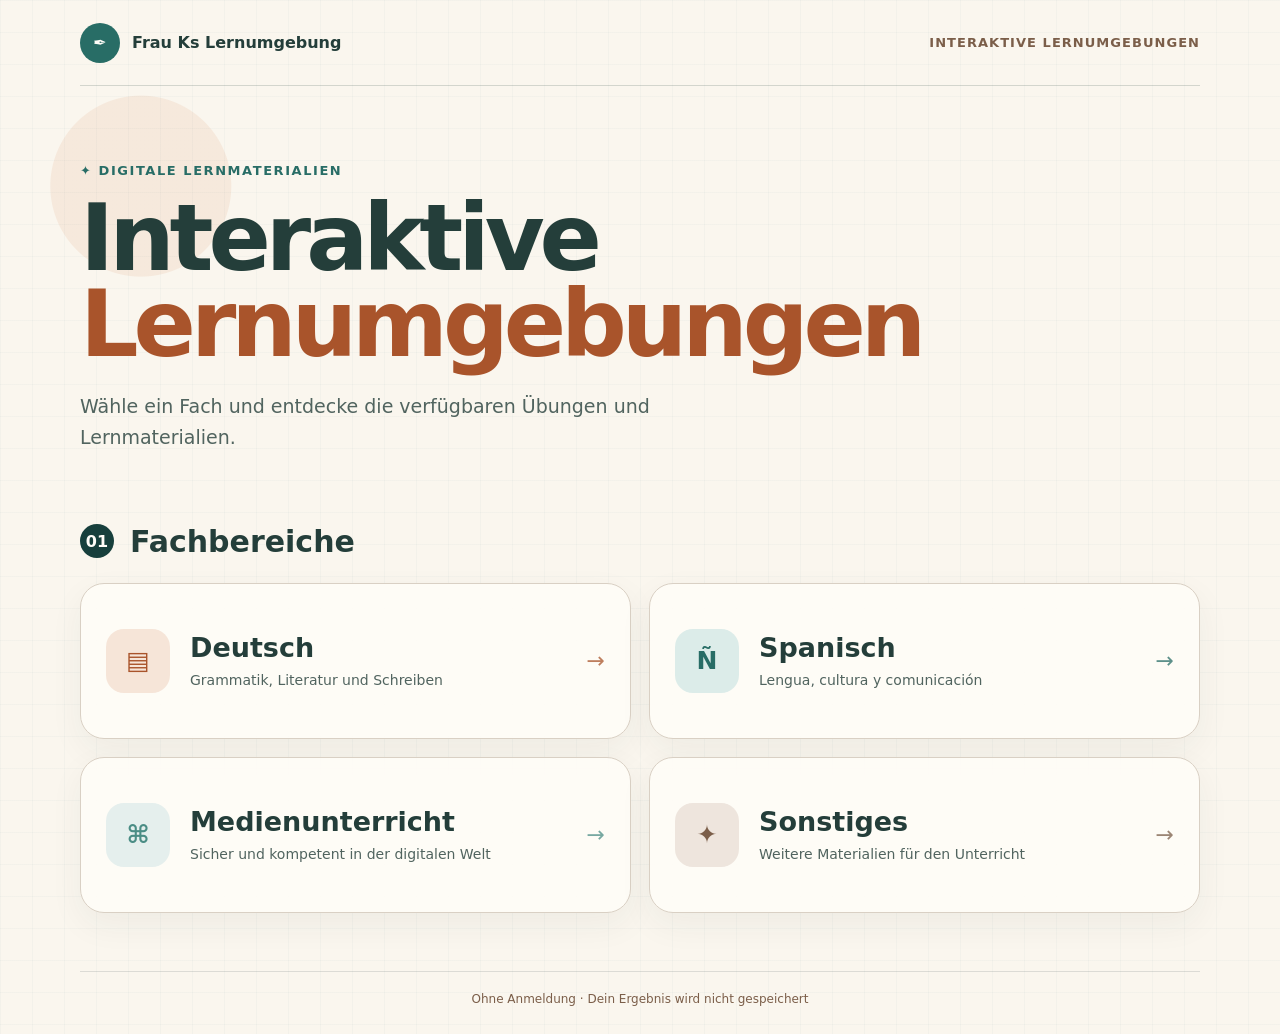
<file: index.html>
<!doctype html>
<html lang="de">
<head>
  <meta charset="utf-8">
  <meta name="viewport" content="width=device-width,initial-scale=1">
  <meta name="description" content="Interaktive Lernmaterialien für Frau Ks Lernumgebung">
  <title>Frau Ks Lernumgebung</title>
  <link rel="stylesheet" href="style.css">
  <link rel="stylesheet" href="catalog.css">
</head>
<body>
  <main class="site-shell">
    <header class="topbar">
      <button class="brand brand-button" data-go="home"><span class="brand-mark">✒</span><span>Frau Ks Lernumgebung</span></button>
      <span class="class-label">Interaktive Lernumgebungen</span>
    </header>
    <div id="app"></div>
    <footer>Ohne Anmeldung · Dein Ergebnis wird nicht gespeichert</footer>
  </main>
  <script src="script.js"></script>
</body>
</html>
</file>
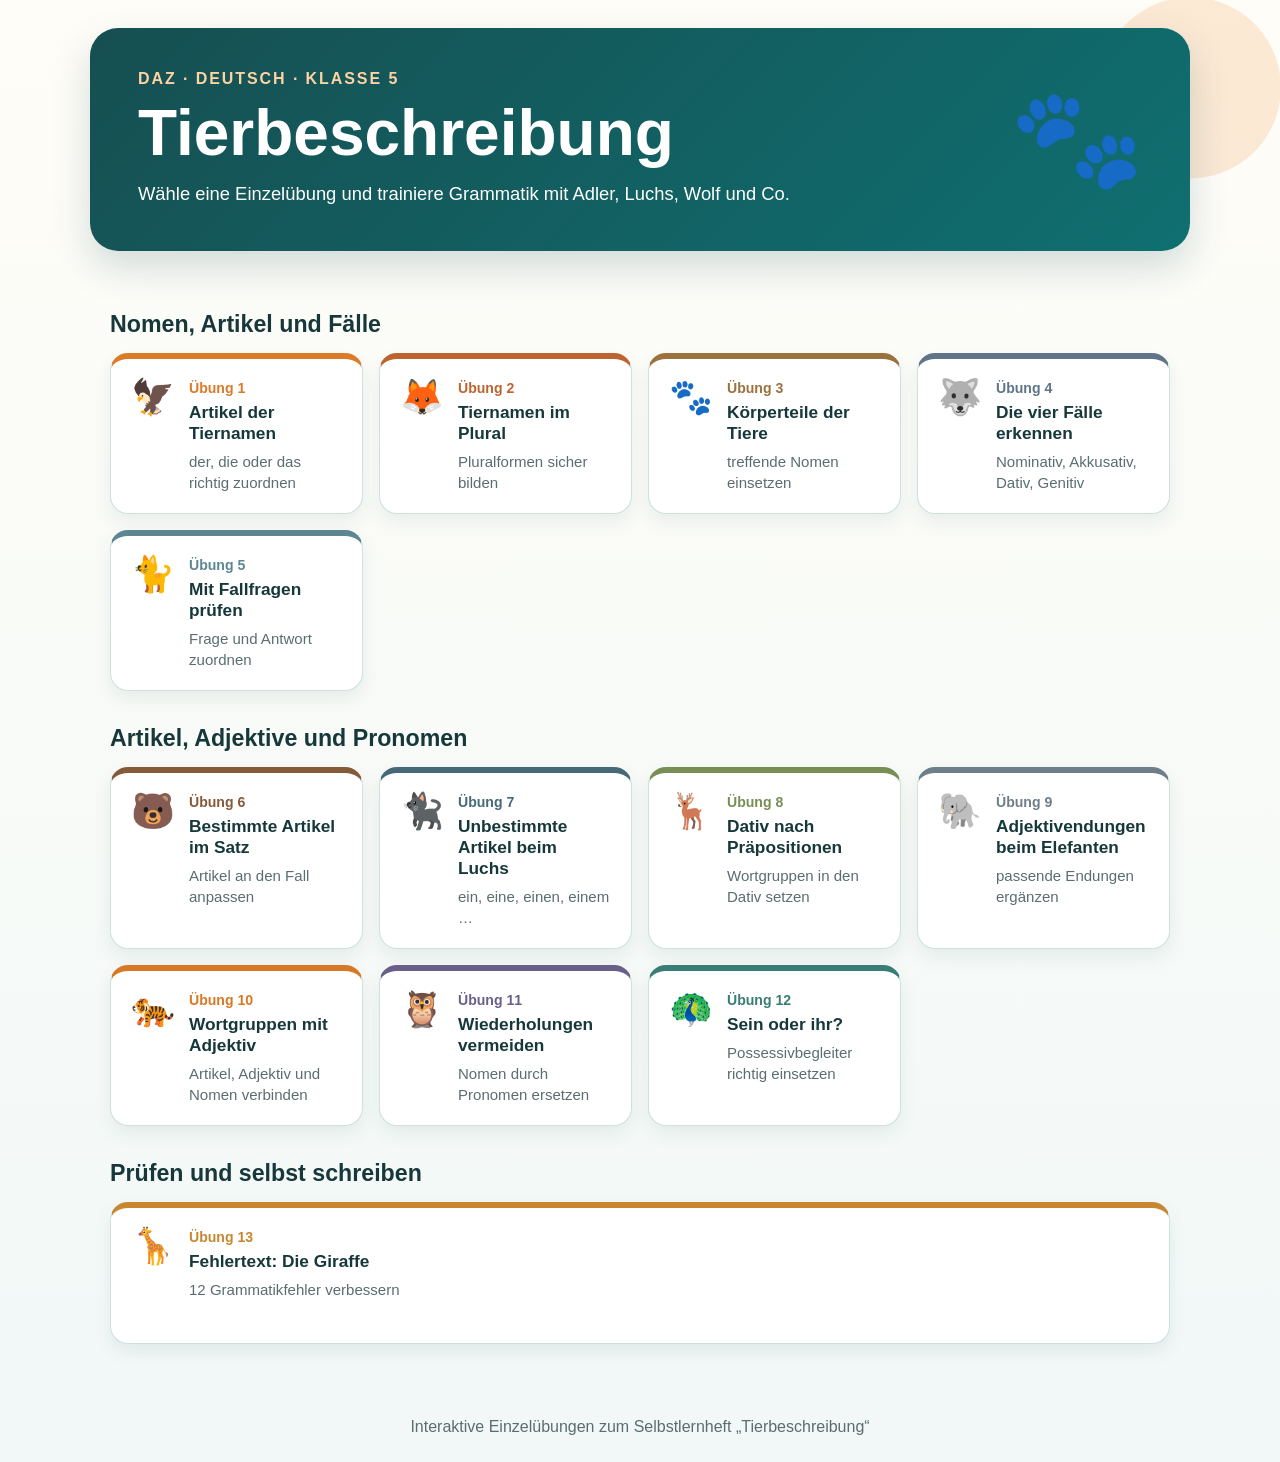
<file: tierbeschreibung-klasse-5/index.html>
<!doctype html>
<html lang="de">
<head>
  <meta charset="utf-8">
  <meta name="viewport" content="width=device-width, initial-scale=1">
  <title>Tierbeschreibung – Grammatiktraining Klasse 5</title>
  <link rel="stylesheet" href="styles.css">
</head>
<body class="overview-page">
  <header class="hero">
    <div class="hero__text">
      <span class="eyebrow">DaZ · Deutsch · Klasse 5</span>
      <h1>Tierbeschreibung</h1>
      <p>Wähle eine Einzelübung und trainiere Grammatik mit Adler, Luchs, Wolf und Co.</p>
    </div>
    <div class="hero__animal" aria-hidden="true">🐾</div>
  </header>
  <main class="overview">
    <section aria-labelledby="grundlagen">
      <h2 id="grundlagen">Nomen, Artikel und Fälle</h2>
      <div class="card-grid" id="cards-1"></div>
    </section>
    <section aria-labelledby="formen">
      <h2 id="formen">Artikel, Adjektive und Pronomen</h2>
      <div class="card-grid" id="cards-2"></div>
    </section>
    <section aria-labelledby="anwenden">
      <h2 id="anwenden">Prüfen und selbst schreiben</h2>
      <div class="card-grid" id="cards-3"></div>
    </section>
  </main>
  <footer>Interaktive Einzelübungen zum Selbstlernheft „Tierbeschreibung“</footer>
  <script src="app.js"></script>
  <script>renderOverview();</script>
</body>
</html>
</file>
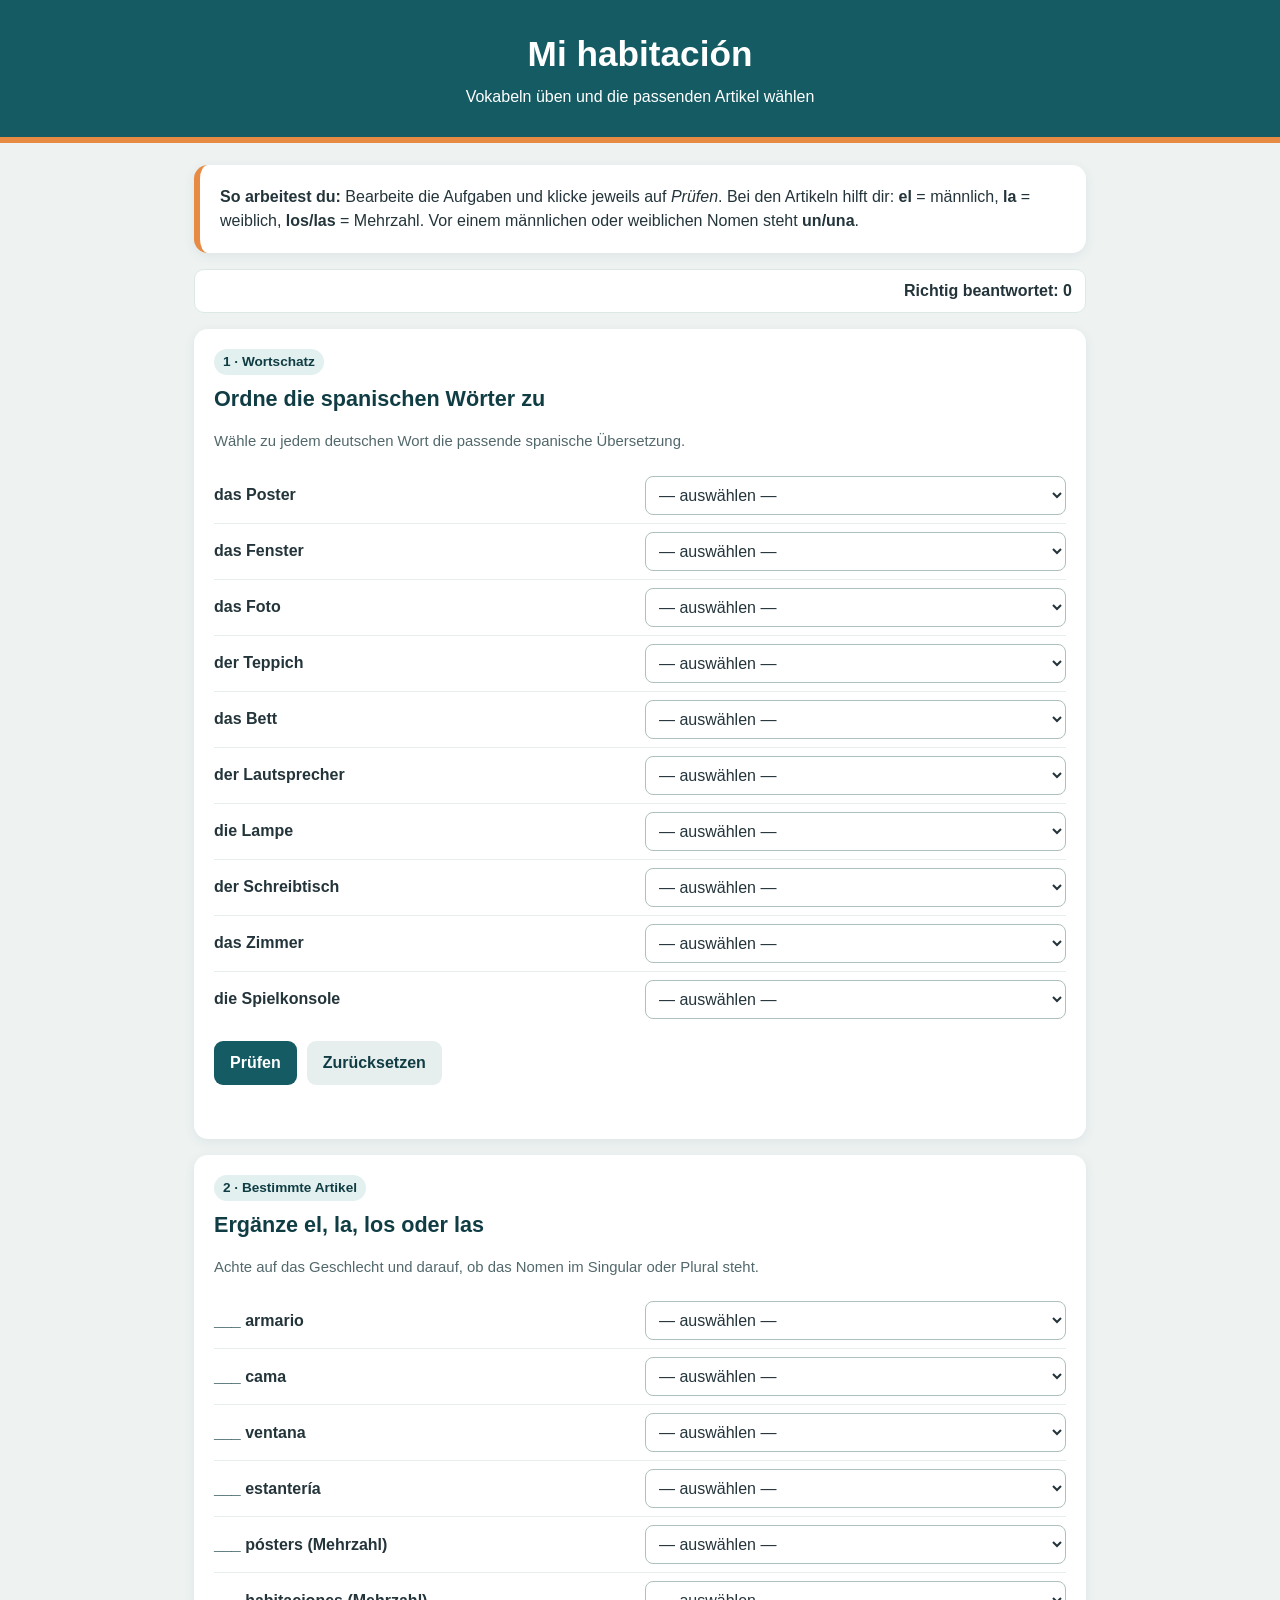
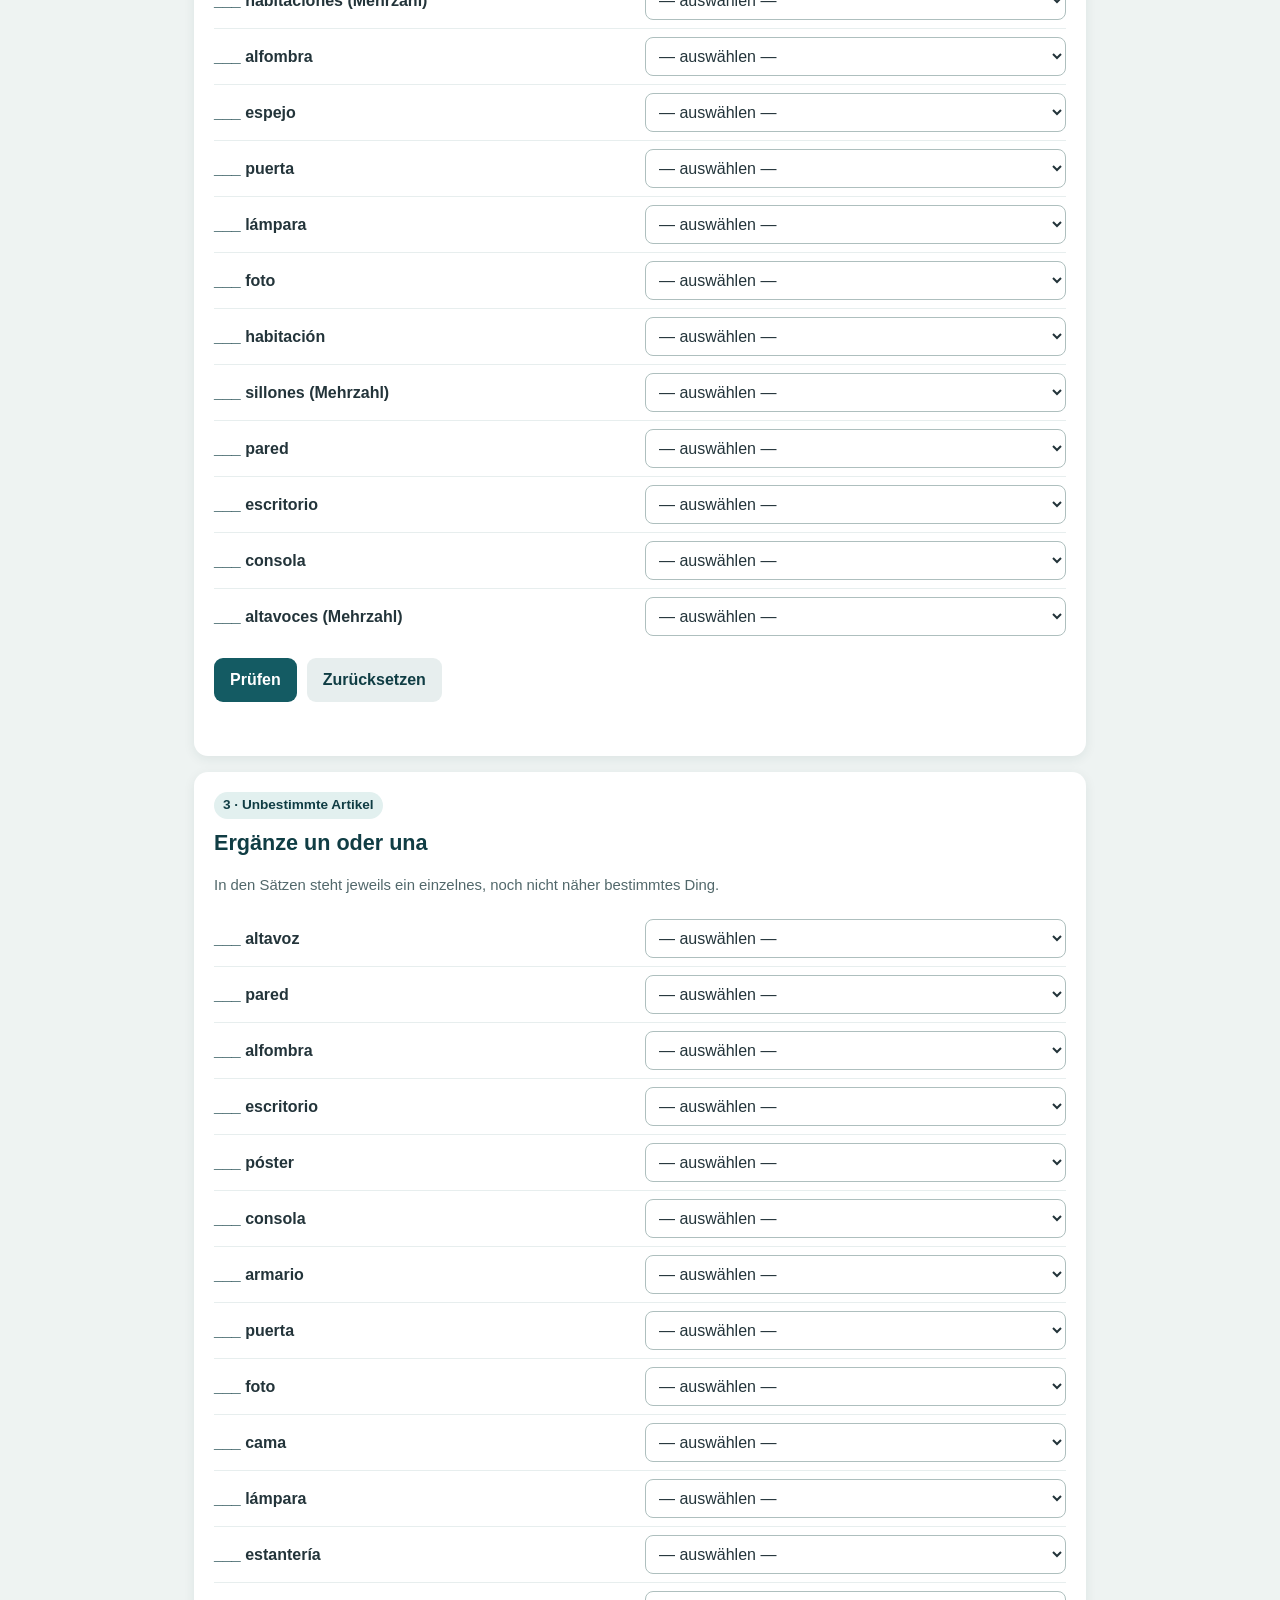
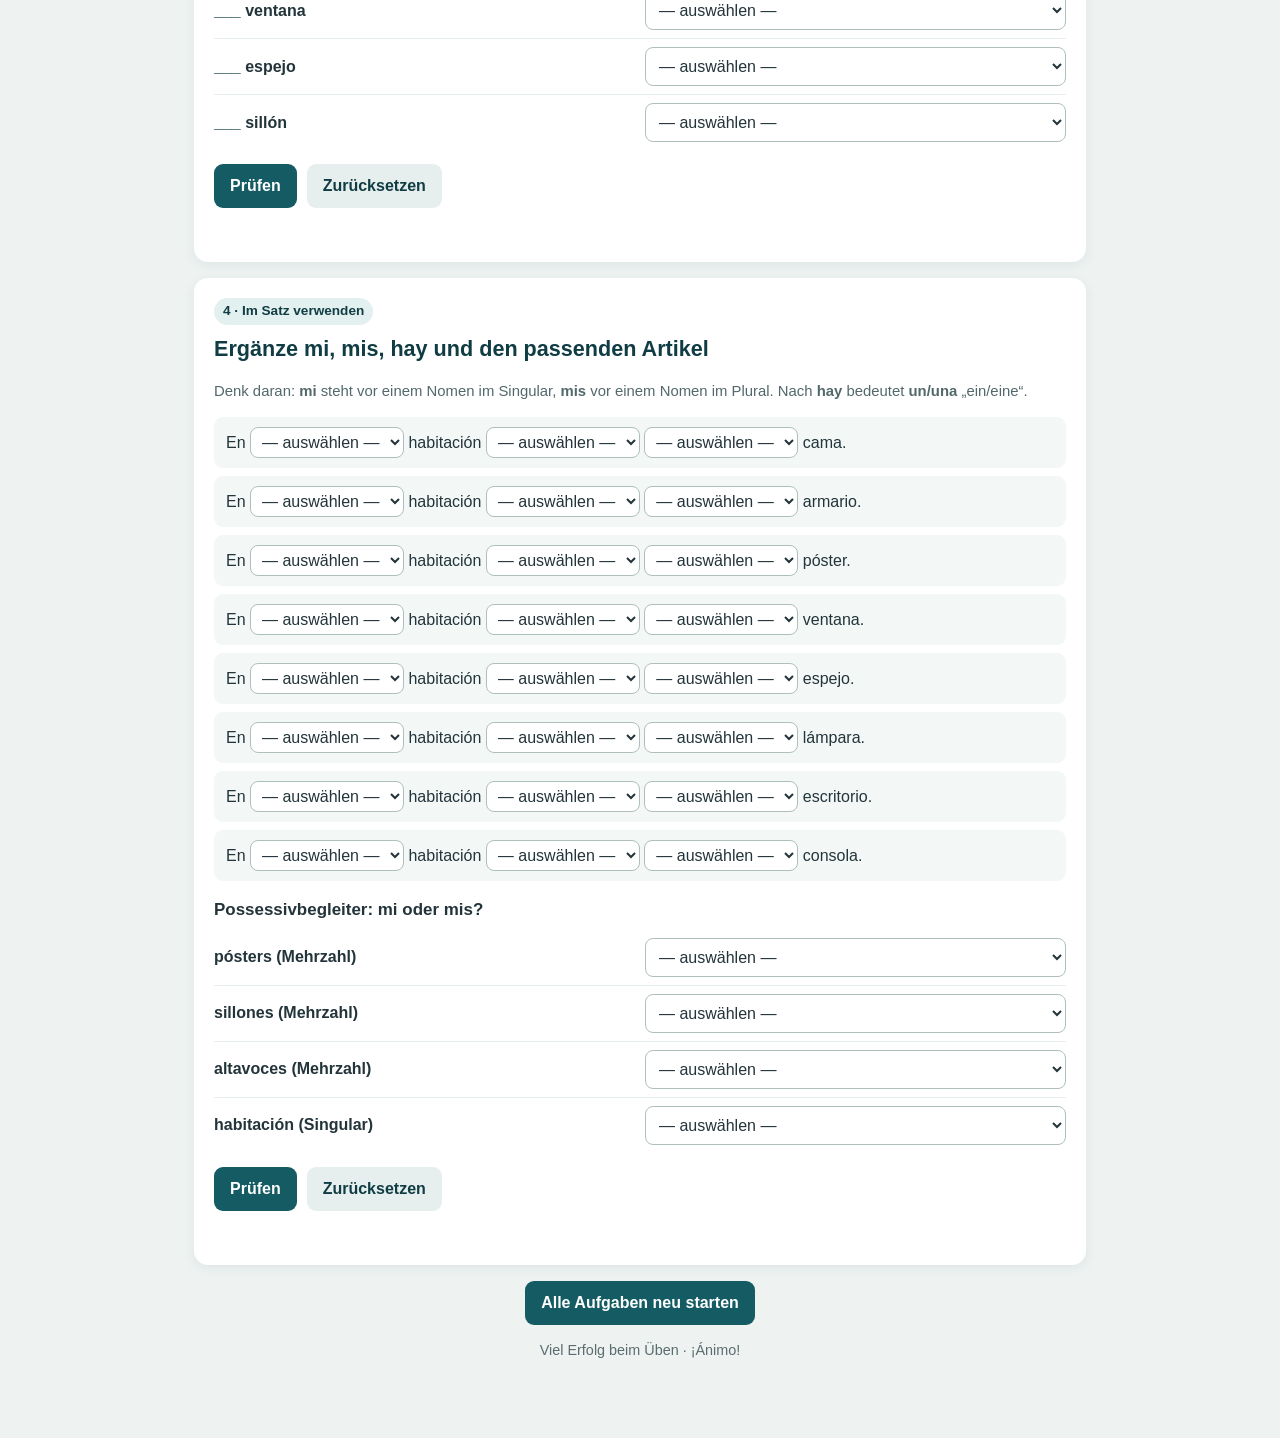
<file: Mi_habitacion_Uebungen.html>
<!doctype html>
<html lang="de">
<head>
<meta charset="utf-8">
<meta name="viewport" content="width=device-width, initial-scale=1">
<title>Mi habitación – Vokabeln und Artikel</title>
<style>
:root{--petrol:#145b63;--deep:#103d44;--orange:#e78a43;--pale:#f3f8f7;--ink:#23343a;--good:#18794e;--bad:#b23b3b}
*{box-sizing:border-box}body{margin:0;background:#eef3f2;color:var(--ink);font:16px/1.5 Tahoma,Arial,sans-serif}
header{background:var(--petrol);color:white;padding:28px 18px;text-align:center;border-bottom:6px solid var(--orange)}header h1{margin:0 0 4px;font-size:clamp(1.6rem,4vw,2.2rem)}header p{margin:0}
main{max-width:920px;margin:22px auto;padding:0 14px 40px}.intro,.card{background:white;border-radius:14px;padding:20px;margin:16px 0;box-shadow:0 3px 12px #173f4414}.intro{border-left:6px solid var(--orange)}h2{color:var(--deep);font-size:1.35rem;margin:0 0 8px}h3{font-size:1.06rem;margin:16px 0 7px}.tag{display:inline-block;background:#e2f0ef;color:var(--deep);padding:3px 9px;border-radius:999px;font-size:.85rem;font-weight:bold;margin-bottom:8px}
.row{display:grid;grid-template-columns:minmax(150px,1fr) minmax(150px,1fr);gap:10px;align-items:center;border-bottom:1px solid #e7eeee;padding:8px 0}.row:last-child{border:0}label{font-weight:600}.controls{display:flex;gap:10px;flex-wrap:wrap;margin-top:14px}button{border:0;border-radius:9px;background:var(--petrol);color:white;padding:10px 16px;font:inherit;font-weight:bold;cursor:pointer}button:hover{background:var(--deep)}button.secondary{background:#e7eeee;color:var(--deep)}select{width:100%;padding:9px;border:1px solid #aebfbe;border-radius:8px;background:white;color:var(--ink);font:inherit}.feedback{font-weight:bold;margin-top:10px;min-height:1.5em}.good{color:var(--good)}.bad{color:var(--bad)}.score{position:sticky;top:0;background:#fff;border:1px solid #dce8e6;border-radius:10px;padding:9px 13px;text-align:right;font-weight:bold;z-index:2}.sentence{padding:10px 12px;background:var(--pale);border-radius:9px;margin:8px 0}.sentence select{display:inline-block;width:auto;min-width:94px;padding:5px 7px}.hint{font-size:.93rem;color:#52686b}.answer{font-weight:bold;color:var(--deep)}footer{text-align:center;color:#5a6c6e;font-size:.9rem;padding:15px}
@media(max-width:600px){.row{grid-template-columns:1fr;gap:4px}.card,.intro{padding:16px}}
</style>
</head>
<body>
<header><h1>Mi habitación</h1><p>Vokabeln üben und die passenden Artikel wählen</p></header>
<main>
<div class="intro"><strong>So arbeitest du:</strong> Bearbeite die Aufgaben und klicke jeweils auf <em>Prüfen</em>. Bei den Artikeln hilft dir: <b>el</b> = männlich, <b>la</b> = weiblich, <b>los/las</b> = Mehrzahl. Vor einem männlichen oder weiblichen Nomen steht <b>un/una</b>.</div>
<div class="score" id="score">Richtig beantwortet: 0</div>
<section class="card" id="vocab"><span class="tag">1 · Wortschatz</span><h2>Ordne die spanischen Wörter zu</h2><p class="hint">Wähle zu jedem deutschen Wort die passende spanische Übersetzung.</p><div id="vocabRows"></div><div class="controls"><button onclick="checkGroup('vocab')">Prüfen</button><button class="secondary" onclick="resetGroup('vocab')">Zurücksetzen</button></div><div class="feedback" aria-live="polite"></div></section>
<section class="card" id="definite"><span class="tag">2 · Bestimmte Artikel</span><h2>Ergänze el, la, los oder las</h2><p class="hint">Achte auf das Geschlecht und darauf, ob das Nomen im Singular oder Plural steht.</p><div id="defRows"></div><div class="controls"><button onclick="checkGroup('definite')">Prüfen</button><button class="secondary" onclick="resetGroup('definite')">Zurücksetzen</button></div><div class="feedback" aria-live="polite"></div></section>
<section class="card" id="indefinite"><span class="tag">3 · Unbestimmte Artikel</span><h2>Ergänze un oder una</h2><p class="hint">In den Sätzen steht jeweils ein einzelnes, noch nicht näher bestimmtes Ding.</p><div id="indefRows"></div><div class="controls"><button onclick="checkGroup('indefinite')">Prüfen</button><button class="secondary" onclick="resetGroup('indefinite')">Zurücksetzen</button></div><div class="feedback" aria-live="polite"></div></section>
<section class="card" id="mi"><span class="tag">4 · Im Satz verwenden</span><h2>Ergänze mi, mis, hay und den passenden Artikel</h2><p class="hint">Denk daran: <b>mi</b> steht vor einem Nomen im Singular, <b>mis</b> vor einem Nomen im Plural. Nach <b>hay</b> bedeutet <b>un/una</b> „ein/eine“.</p><div id="sentenceRows"></div><div class="controls"><button onclick="checkGroup('mi')">Prüfen</button><button class="secondary" onclick="resetGroup('mi')">Zurücksetzen</button></div><div class="feedback" aria-live="polite"></div></section>
<div class="controls" style="justify-content:center"><button onclick="resetAll()">Alle Aufgaben neu starten</button></div>
<footer>Viel Erfolg beim Üben · ¡Ánimo!</footer>
</main>
<script>
const vocab=[
['das Zimmer','la habitación'],['das Bett','la cama'],['der Schrank','el armario'],['das Poster','el póster'],['die Wand','la pared'],['das Fenster','la ventana'],['das Foto','la foto'],['der Spiegel','el espejo'],['die Tür','la puerta'],['die Lampe','la lámpara'],['der Teppich','la alfombra'],['der Sessel','el sillón'],['das Regal','la estantería'],['die Spielkonsole','la consola (de videojuegos)'],['der Lautsprecher','el altavoz'],['der Schreibtisch','el escritorio']
];
const definite=[['habitación','la'],['habitaciones (Mehrzahl)','las'],['cama','la'],['armario','el'],['pósters (Mehrzahl)','los'],['pared','la'],['ventana','la'],['foto','la'],['espejo','el'],['puerta','la'],['lámpara','la'],['alfombra','la'],['sillones (Mehrzahl)','los'],['estantería','la'],['consola','la'],['altavoces (Mehrzahl)','los'],['escritorio','el']];
const indefinite=[['cama','una'],['armario','un'],['póster','un'],['pared','una'],['ventana','una'],['foto','una'],['espejo','un'],['puerta','una'],['lámpara','una'],['alfombra','una'],['sillón','un'],['estantería','una'],['consola','una'],['altavoz','un'],['escritorio','un']];
const possessives=[['pósters (Mehrzahl)','mis'],['sillones (Mehrzahl)','mis'],['altavoces (Mehrzahl)','mis'],['habitación (Singular)','mi']];
const sentences=[
{parts:['En ',['mi','mis'],' habitación ',['hay','es'],' ',['una','un'],' cama.'],answers:['mi','hay','una']},
{parts:['En ',['mi','mis'],' habitación ',['hay','es'],' ',['un','una'],' armario.'],answers:['mi','hay','un']},
{parts:['En ',['mi','mis'],' habitación ',['hay','es'],' ',['un','una'],' póster.'],answers:['mi','hay','un']},
{parts:['En ',['mi','mis'],' habitación ',['hay','es'],' ',['una','un'],' ventana.'],answers:['mi','hay','una']},
{parts:['En ',['mi','mis'],' habitación ',['hay','es'],' ',['un','una'],' espejo.'],answers:['mi','hay','un']},
{parts:['En ',['mi','mis'],' habitación ',['hay','es'],' ',['una','un'],' lámpara.'],answers:['mi','hay','una']},
{parts:['En ',['mi','mis'],' habitación ',['hay','es'],' ',['un','una'],' escritorio.'],answers:['mi','hay','un']},
{parts:['En ',['mi','mis'],' habitación ',['hay','es'],' ',['una','un'],' consola.'],answers:['mi','hay','una']}
];
const optionSets={articles:['el','la','los','las'],indef:['un','una'],mi:['mi','mis'],hay:['hay','es']};
function pick(list){return [...list].sort(()=>Math.random()-.5)}
function selectHTML(options,answer,group,index){return `<select data-group="${group}" data-i="${index}" data-answer="${answer}" aria-label="Antwort auswählen"><option value="">— auswählen —</option>${options.map(o=>`<option>${o}</option>`).join('')}</select>`}
function render(){
 let chosen=pick(vocab).slice(0,10);document.getElementById('vocabRows').innerHTML=chosen.map(([de,es],i)=>`<div class="row"><label>${de}</label>${selectHTML(pick(vocab.map(x=>x[1])).slice(0,5).concat(es).filter((x,j,a)=>a.indexOf(x)===j),es,'vocab',i)}</div>`).join('');
 document.getElementById('defRows').innerHTML=pick(definite).map(([noun,ans],i)=>`<div class="row"><label><span class="answer">___</span> ${noun}</label>${selectHTML(optionSets.articles,ans,'definite',i)}</div>`).join('');
 document.getElementById('indefRows').innerHTML=pick(indefinite).map(([noun,ans],i)=>`<div class="row"><label><span class="answer">___</span> ${noun}</label>${selectHTML(optionSets.indef,ans,'indefinite',i)}</div>`).join('');
 document.getElementById('sentenceRows').innerHTML=sentences.map((s,i)=>`<div class="sentence">${s.parts.map(p=>Array.isArray(p)?selectHTML(optionSets[p===s.parts[1]?'mi':p===s.parts[3]?'hay':'indef'],s.answers[p===s.parts[1]?0:p===s.parts[3]?1:2],'mi',i+'-'+s.answers.indexOf(s.answers[p===s.parts[1]?0:p===s.parts[3]?1:2])):p).join('')}</div>`).join('')+`<h3>Possessivbegleiter: mi oder mis?</h3>`+possessives.map(([noun,ans],i)=>`<div class="row"><label>${noun}</label>${selectHTML(optionSets.mi,ans,'mi','p-'+i)}</div>`).join('');
 // Give the three blanks in each sentence stable indices, regardless of text content.
 document.querySelectorAll('#sentenceRows .sentence').forEach((line,i)=>{let sels=line.querySelectorAll('select');sels.forEach((sel,j)=>{sel.dataset.i=i+'-'+j;sel.dataset.answer=sentences[i].answers[j]})});
}
let tally=0;function updateScore(){document.getElementById('score').textContent=`Richtig beantwortet: ${tally}`}
function checkGroup(id){const box=document.getElementById(id),sels=[...box.querySelectorAll('select')];let right=0,answered=0;sels.forEach(s=>{s.classList.remove('good','bad');if(!s.value)return;answered++;if(s.value===s.dataset.answer){s.classList.add('good');right++}else{s.classList.add('bad')}});box.querySelector('.feedback').innerHTML=answered===0?'Wähle zuerst deine Antworten aus.':right===sels.length?`Ausgezeichnet! ${right} von ${sels.length} richtig.`:`Du hast ${right} von ${sels.length} richtig. <span class="hint">Rot markierte Antworten kannst du noch ändern.</span>`;tally= document.querySelectorAll('select.good').length;updateScore()}
function resetGroup(id){const box=document.getElementById(id);box.querySelectorAll('select').forEach(s=>{s.value='';s.classList.remove('good','bad')});box.querySelector('.feedback').textContent='';tally=document.querySelectorAll('select.good').length;updateScore()}
function resetAll(){tally=0;render();document.querySelectorAll('.feedback').forEach(f=>f.textContent='');updateScore()}
render();
</script>
</body></html>
</file>
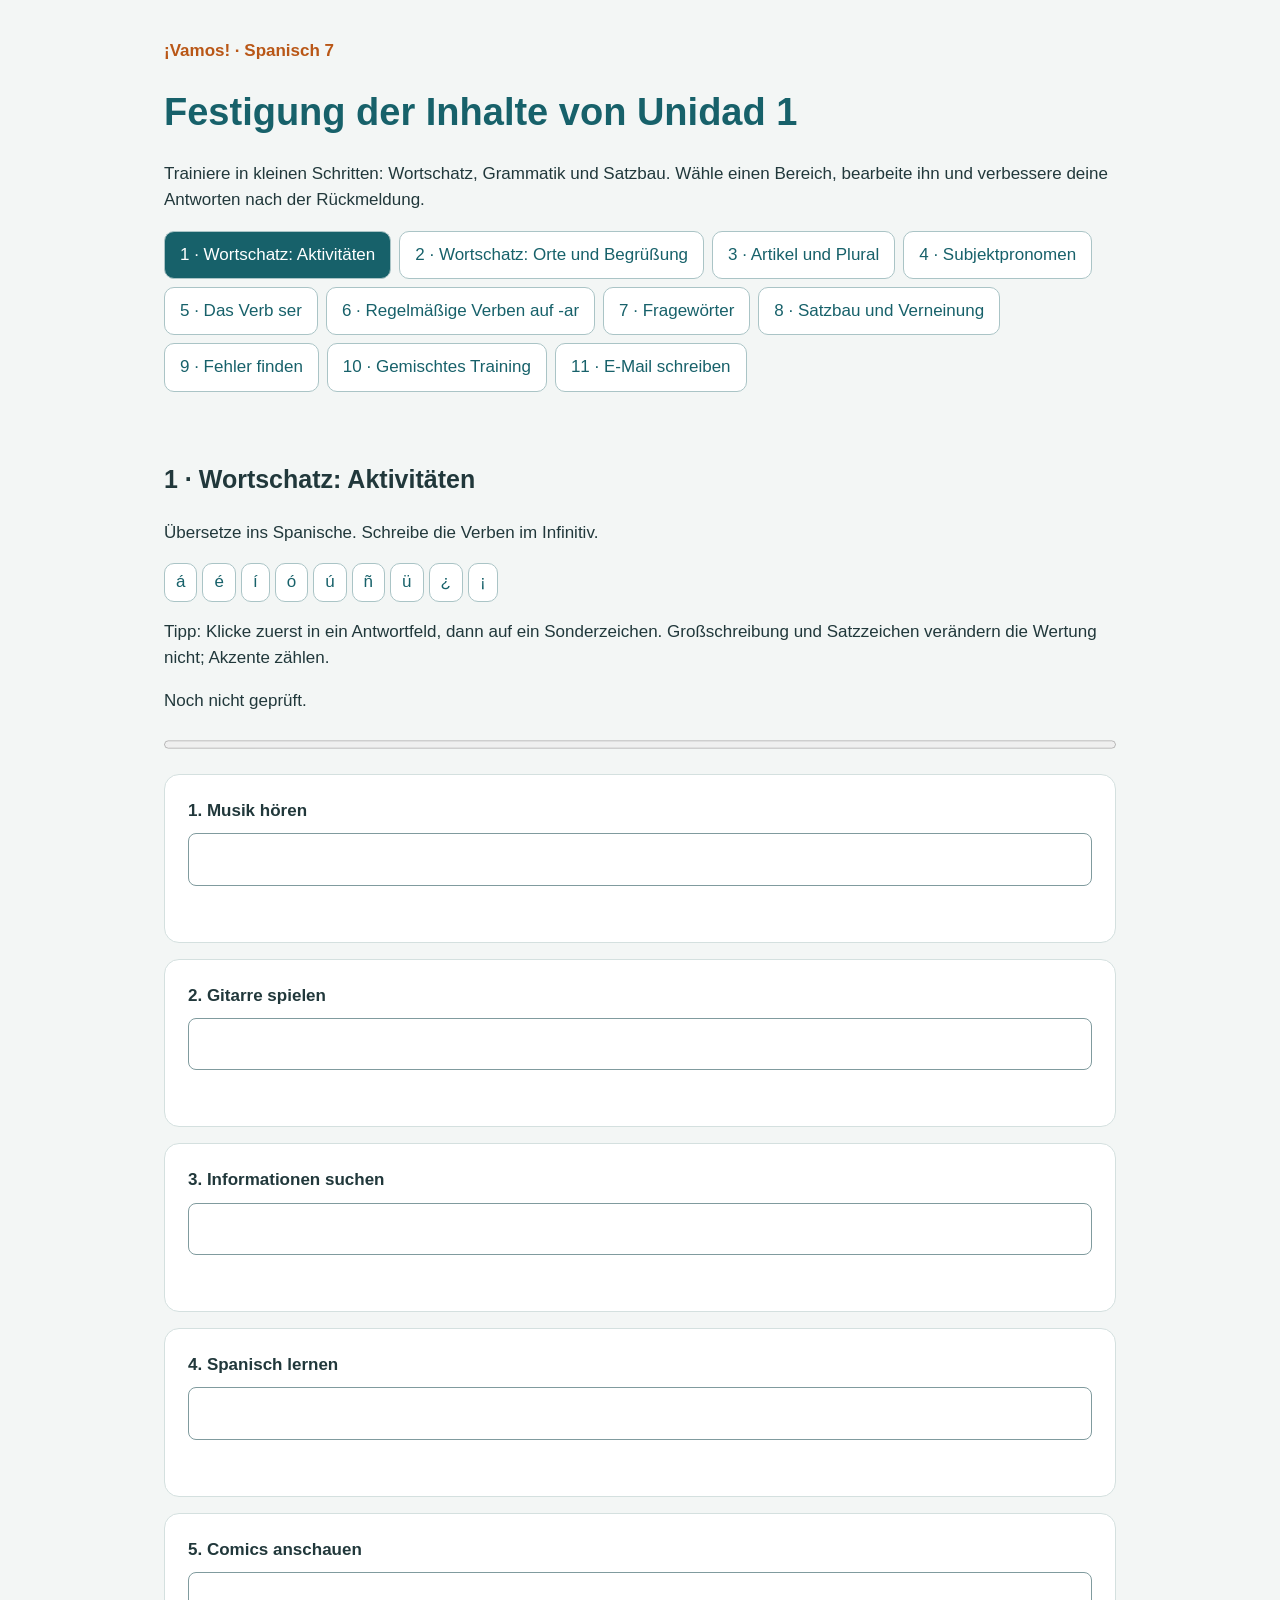
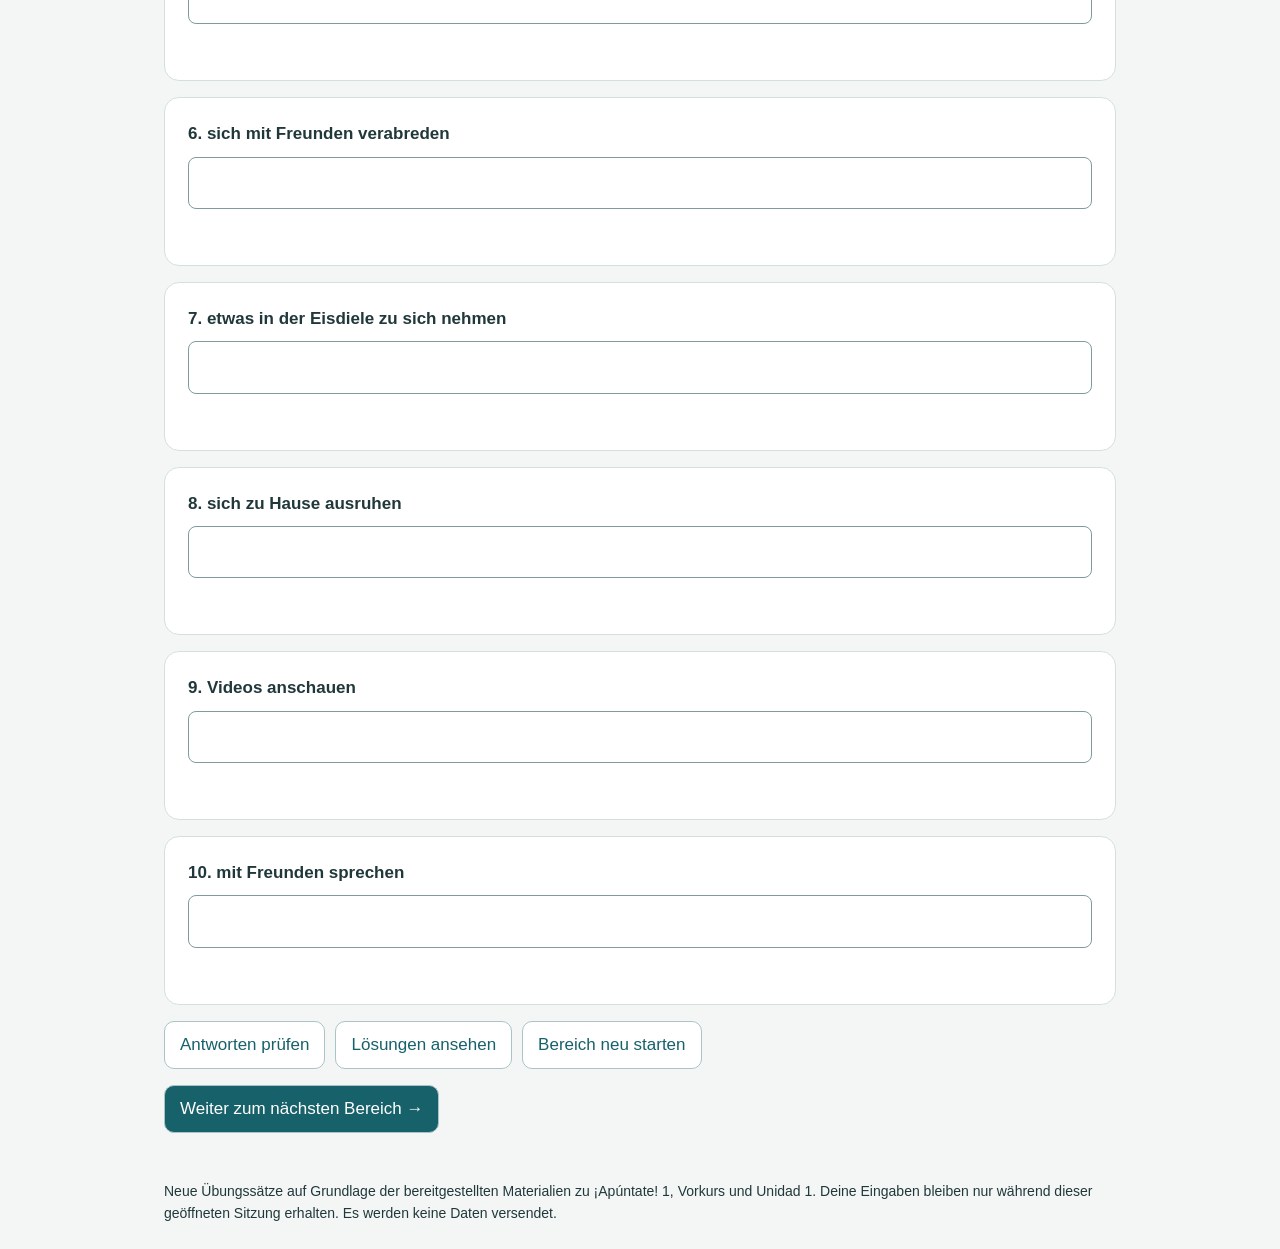
<file: spanisch7-klassenarbeit-training.html>
<!doctype html><html lang="de"><meta charset="utf-8"><meta name="viewport" content="width=device-width,initial-scale=1"><title>Spanisch 7 · Festigung der Inhalte von Unidad 1</title><style>
:root{--petrol:#17616a;--orange:#b95717}*{box-sizing:border-box}body{margin:0;background:#f3f6f5;color:#21383b;font:17px/1.55 Tahoma,Calibri,sans-serif}header,main,footer{max-width:1000px;margin:auto;padding:24px}header{padding-top:38px}h1{font-size:clamp(25px,5vw,38px);line-height:1.2;color:var(--petrol)}h2{font-size:25px}nav{display:flex;flex-wrap:wrap;gap:8px}button,a.pill{font:inherit;border:1px solid #aac4c6;border-radius:10px;background:white;color:var(--petrol);padding:10px 15px;cursor:pointer}button:hover,button[aria-current=true]{background:var(--petrol);color:white}button:focus-visible,input:focus-visible,textarea:focus-visible{outline:3px solid #e59c49;outline-offset:3px}.card{padding:23px;margin:16px 0;background:white;border-radius:15px;border:1px solid #d4e0df}label{display:block;font-weight:bold;margin-bottom:9px}input{width:100%;font:inherit;padding:12px;border:1px solid #809b9e;border-radius:8px}textarea{width:100%;min-height:300px;font:inherit;padding:14px}small{display:block} .feedback{min-height:25px;margin-top:8px}.correct{color:#146438}.wrong{color:#a02920}.actions{display:flex;flex-wrap:wrap;gap:10px;margin:16px 0}.primary{background:var(--petrol);color:white}.tag{color:var(--orange);font-weight:bold}.keys{display:flex;flex-wrap:wrap;gap:5px}.keys button{padding:5px 11px}progress{width:100%;accent-color:var(--petrol)}footer{font-size:14px}summary{cursor:pointer;font-weight:bold}li{margin-bottom:6px}@media print{nav,.actions,.keys,button,header p{display:none}body{background:white}.card{break-inside:avoid}header,main{padding:8px}}
</style><header><span class="tag">¡Vamos! · Spanisch 7</span><h1>Festigung der Inhalte von Unidad 1</h1><p>Trainiere in kleinen Schritten: Wortschatz, Grammatik und Satzbau. Wähle einen Bereich, bearbeite ihn und verbessere deine Antworten nach der Rückmeldung.</p><nav id="nav" aria-label="Trainingsbereiche"></nav></header><main><div id="app"></div></main><footer>Neue Übungssätze auf Grundlage der bereitgestellten Materialien zu ¡Apúntate! 1, Vorkurs und Unidad 1. Deine Eingaben bleiben nur während dieser geöffneten Sitzung erhalten. Es werden keine Daten versendet.</footer><script>
const sections=[{"title": "1 · Wortschatz: Aktivitäten", "tip": "Übersetze ins Spanische. Schreibe die Verben im Infinitiv.", "items": [{"q": "Musik hören", "a": ["escuchar música"], "hint": ""}, {"q": "Gitarre spielen", "a": ["tocar la guitarra"], "hint": ""}, {"q": "Informationen suchen", "a": ["buscar información"], "hint": ""}, {"q": "Spanisch lernen", "a": ["estudiar español"], "hint": ""}, {"q": "Comics anschauen", "a": ["mirar cómics"], "hint": ""}, {"q": "sich mit Freunden verabreden", "a": ["quedar con amigos"], "hint": ""}, {"q": "etwas in der Eisdiele zu sich nehmen", "a": ["tomar algo en la heladería"], "hint": ""}, {"q": "sich zu Hause ausruhen", "a": ["descansar en casa"], "hint": ""}, {"q": "Videos anschauen", "a": ["mirar vídeos"], "hint": ""}, {"q": "mit Freunden sprechen", "a": ["hablar con amigos", "charlar con amigos"], "hint": ""}]}, {"title": "2 · Wortschatz: Orte und Begrüßung", "tip": "Übersetze. Schreibe bei Orten den bestimmten Artikel dazu.", "items": [{"q": "die Bibliothek", "a": ["la biblioteca"], "hint": ""}, {"q": "der Park", "a": ["el parque"], "hint": ""}, {"q": "die Eisdiele", "a": ["la heladería"], "hint": ""}, {"q": "der Platz", "a": ["la plaza"], "hint": ""}, {"q": "das Stadtviertel", "a": ["el barrio"], "hint": ""}, {"q": "die Schule / das Gymnasium", "a": ["el instituto", "el insti"], "hint": ""}, {"q": "das Café", "a": ["el café"], "hint": ""}, {"q": "Wie geht es dir?", "a": ["¿Qué tal?"], "hint": ""}, {"q": "Bis später!", "a": ["¡Hasta luego!"], "hint": ""}, {"q": "Wie heißt du?", "a": ["¿Cómo te llamas?"], "hint": ""}, {"q": "Woher kommst du?", "a": ["¿De dónde eres?"], "hint": ""}, {"q": "Ich bin dreizehn Jahre alt.", "a": ["Tengo trece años."], "hint": ""}]}, {"title": "3 · Artikel und Plural", "tip": "Schreibe zuerst den Singular mit Artikel, dann den Plural mit Artikel. Trenne beide Formen mit einem Komma. Beispiel: la casa, las casas.", "items": [{"q": "biblioteca", "a": ["la biblioteca, las bibliotecas"], "hint": ""}, {"q": "clase", "a": ["la clase, las clases"], "hint": ""}, {"q": "parque", "a": ["el parque, los parques"], "hint": ""}, {"q": "ciudad", "a": ["la ciudad, las ciudades"], "hint": ""}, {"q": "chico", "a": ["el chico, los chicos"], "hint": ""}, {"q": "chica", "a": ["la chica, las chicas"], "hint": ""}, {"q": "amigo", "a": ["el amigo, los amigos"], "hint": ""}, {"q": "plaza", "a": ["la plaza, las plazas"], "hint": ""}, {"q": "café", "a": ["el café, los cafés"], "hint": ""}, {"q": "heladería", "a": ["la heladería, las heladerías"], "hint": ""}]}, {"title": "4 · Subjektpronomen", "tip": "Ergänze das passende Pronomen. Achte auf die angesprochene Person und das Geschlecht.", "items": [{"q": "Ich: ___ soy de Alemania.", "a": ["yo"], "hint": ""}, {"q": "Du: ¿___ eres de Madrid?", "a": ["tú"], "hint": ""}, {"q": "Er: ___ es mi amigo.", "a": ["él"], "hint": ""}, {"q": "Sie (ein Mädchen): ___ es de Valencia.", "a": ["ella"], "hint": ""}, {"q": "Wir (zwei Jungen): ___ somos amigos.", "a": ["nosotros"], "hint": ""}, {"q": "Wir (zwei Mädchen): ___ somos amigas.", "a": ["nosotras"], "hint": ""}, {"q": "Ihr (zwei Jungen): ¿___ sois de aquí?", "a": ["vosotros"], "hint": ""}, {"q": "Ihr (zwei Mädchen): ¿___ sois de aquí?", "a": ["vosotras"], "hint": ""}, {"q": "Sie (zwei Jungen): ___ son de España.", "a": ["ellos"], "hint": ""}, {"q": "Sie (zwei Mädchen): ___ son de Alemania.", "a": ["ellas"], "hint": ""}]}, {"title": "5 · Das Verb ser", "tip": "Ergänze nur die passende Form von ser. Merke: soy, eres, es, somos, sois, son.", "items": [{"q": "Yo ___ de Madrid.", "a": ["soy"], "hint": ""}, {"q": "¿Tú ___ de Valencia?", "a": ["eres"], "hint": ""}, {"q": "Mi amiga ___ de Alemania.", "a": ["es"], "hint": ""}, {"q": "Nosotras ___ amigas.", "a": ["somos"], "hint": ""}, {"q": "Chicos, ¿___ de España?", "a": ["sois"], "hint": ""}, {"q": "Mis amigos ___ de Madrid.", "a": ["son"], "hint": ""}, {"q": "Lili y yo ___ de aquí.", "a": ["somos"], "hint": ""}, {"q": "Pau y Álex ___ amigos.", "a": ["son"], "hint": ""}, {"q": "¿De dónde ___ tú?", "a": ["eres"], "hint": ""}, {"q": "¿Quién ___ la chica?", "a": ["es"], "hint": ""}, {"q": "Vosotras ___ las amigas de Lili.", "a": ["sois"], "hint": ""}, {"q": "Yo ___ el nuevo de la clase.", "a": ["soy"], "hint": ""}]}, {"title": "6 · Regelmäßige Verben auf -ar", "tip": "Ergänze die Verbform. Entferne -ar und ergänze: -o, -as, -a, -amos, -áis, -an.", "items": [{"q": "Yo ___ música. (escuchar)", "a": ["escucho"], "hint": ""}, {"q": "Tú ___ español. (estudiar)", "a": ["estudias"], "hint": ""}, {"q": "Lili ___ en casa. (descansar)", "a": ["descansa"], "hint": ""}, {"q": "Nosotros ___ en el parque. (quedar)", "a": ["quedamos"], "hint": ""}, {"q": "Vosotras ___ la guitarra. (tocar)", "a": ["tocáis"], "hint": ""}, {"q": "Los chicos ___ información. (buscar)", "a": ["buscan"], "hint": ""}, {"q": "Yo ___ vídeos. (mirar)", "a": ["miro"], "hint": ""}, {"q": "¿Tú ___ con amigos? (charlar)", "a": ["charlas"], "hint": ""}, {"q": "Pau ___ algo en el café. (tomar)", "a": ["toma"], "hint": ""}, {"q": "Lili y yo ___ la tarde en casa. (pasar)", "a": ["pasamos"], "hint": ""}, {"q": "¿Vosotros ___ español? (hablar)", "a": ["habláis"], "hint": ""}, {"q": "Ellas ___ en la biblioteca. (estudiar)", "a": ["estudian"], "hint": ""}, {"q": "Yo ___ información. (buscar)", "a": ["busco"], "hint": ""}, {"q": "Vosotros ___ música. (escuchar)", "a": ["escucháis"], "hint": ""}, {"q": "Mis amigos ___ en el parque. (descansar)", "a": ["descansan"], "hint": ""}, {"q": "Tú ___ la guitarra. (tocar)", "a": ["tocas"], "hint": ""}]}, {"title": "7 · Fragewörter", "tip": "Ergänze das Fragewort oder die Wortgruppe. Die Antwort hilft dir. Achte auf Akzente.", "items": [{"q": "¿___ te llamas? — Me llamo Nora.", "a": ["Cómo"], "hint": ""}, {"q": "¿___ eres? — Soy de Valencia.", "a": ["De dónde"], "hint": ""}, {"q": "¿___ tal? — Muy bien, gracias.", "a": ["Qué"], "hint": ""}, {"q": "¿___ es el chico? — Es Pau.", "a": ["Quién"], "hint": ""}, {"q": "¿___ son las chicas? — Son Lili y Nora.", "a": ["Quiénes"], "hint": ""}, {"q": "¿___ años tienes? — Tengo trece años.", "a": ["Cuántos"], "hint": ""}, {"q": "¿___ estudiáis? — En la biblioteca.", "a": ["Dónde"], "hint": ""}, {"q": "¿___ escuchas? — Música.", "a": ["Qué"], "hint": ""}]}, {"title": "8 · Satzbau und Verneinung", "tip": "Bilde einen vollständigen Satz. Verwende alle Bausteine. Mehrere sinnvolle Reihenfolgen können richtig sein.", "items": [{"q": "Nora • no • estudia • en la heladería", "a": ["Nora no estudia en la heladería.", "En la heladería Nora no estudia."], "hint": ""}, {"q": "escuchan • música • Lili y Nora", "a": ["Lili y Nora escuchan música.", "Música escuchan Lili y Nora."], "hint": ""}, {"q": "yo • por la tarde • descanso • en casa", "a": ["Yo descanso en casa por la tarde.", "Por la tarde yo descanso en casa.", "Yo por la tarde descanso en casa.", "Yo descanso por la tarde en casa."], "hint": ""}, {"q": "somos • no • de Madrid • nosotros", "a": ["Nosotros no somos de Madrid.", "No somos nosotros de Madrid.", "De Madrid no somos nosotros."], "hint": ""}, {"q": "tú • la guitarra • tocas", "a": ["Tú tocas la guitarra.", "La guitarra tocas tú."], "hint": ""}, {"q": "quedamos • en el parque • y • escuchamos música", "a": ["Quedamos en el parque y escuchamos música.", "En el parque quedamos y escuchamos música."], "hint": ""}, {"q": "no • los chicos • miran • vídeos", "a": ["Los chicos no miran vídeos.", "No miran vídeos los chicos.", "Vídeos no miran los chicos."], "hint": ""}, {"q": "vosotras • en la biblioteca • estudiáis", "a": ["Vosotras estudiáis en la biblioteca.", "En la biblioteca vosotras estudiáis.", "Vosotras en la biblioteca estudiáis.", "En la biblioteca estudiáis vosotras."], "hint": ""}]}, {"title": "9 · Fehler finden", "tip": "Schreibe den ganzen Satz richtig. Korrigiere die grammatischen Fehler.", "items": [{"q": "Yo eres de Alemania.", "a": ["Yo soy de Alemania."], "hint": ""}, {"q": "Lili y Nora escucha música.", "a": ["Lili y Nora escuchan música."], "hint": ""}, {"q": "Nosotros estudian español.", "a": ["Nosotros estudiamos español."], "hint": ""}, {"q": "La parques son de Madrid.", "a": ["Los parques son de Madrid."], "hint": ""}, {"q": "Tú no toca la guitarra.", "a": ["Tú no tocas la guitarra."], "hint": ""}, {"q": "¿De donde eres?", "a": ["¿De dónde eres?"], "hint": ""}, {"q": "Vosotros quedamos en el parque.", "a": ["Vosotros quedáis en el parque."], "hint": ""}, {"q": "Ella no es de Alemania. (Dieser Satz ist schon richtig.)", "a": ["Ella no es de Alemania."], "hint": ""}]}, {"title": "10 · Gemischtes Training", "tip": "Prüfe, was du schon kannst. Die Aufgaben verwenden neue Kombinationen.", "items": [{"q": "Ich heiße Nora.", "a": ["Me llamo Nora."], "hint": ""}, {"q": "Ich komme aus Deutschland.", "a": ["Soy de Alemania."], "hint": ""}, {"q": "Wir sind Freunde.", "a": ["Somos amigos.", "Nosotros somos amigos."], "hint": ""}, {"q": "Nora y yo ___ español. (estudiar)", "a": ["estudiamos"], "hint": ""}, {"q": "¿___ son ellos? — Son mis amigos.", "a": ["Quiénes"], "hint": ""}, {"q": "der Hof → Singular und Plural mit Artikel", "a": ["el patio, los patios"], "hint": ""}, {"q": "Ich höre keine Musik.", "a": ["No escucho música.", "Yo no escucho música."], "hint": ""}, {"q": "Ihr spielt Gitarre.", "a": ["Tocáis la guitarra.", "Vosotros tocáis la guitarra.", "Vosotras tocáis la guitarra."], "hint": ""}, {"q": "Sie (mehrere Mädchen) sind aus Spanien.", "a": ["Ellas son de España.", "Son de España."], "hint": ""}, {"q": "Nachmittags ruhe ich mich zu Hause aus.", "a": ["Por la tarde descanso en casa.", "Descanso en casa por la tarde.", "Yo descanso en casa por la tarde.", "Por la tarde yo descanso en casa."], "hint": ""}]}];
let active=0,focused=null;const memory={};const app=document.querySelector('#app');
function norm(s){return s.normalize('NFC').trim().toLocaleLowerCase('es').replace(/[¿?¡!.,;:]/g,'').replace(/\s+/g,' ')}
function el(tag,text,cls){const x=document.createElement(tag);if(text!==undefined)x.textContent=text;if(cls)x.className=cls;return x}
function remember(){if(active<sections.length)memory[active]=[...app.querySelectorAll('input')].map(x=>x.value);else{const t=app.querySelector('textarea');if(t)memory.mail=t.value}}
function show(i){remember();active=i;focused=null;app.replaceChildren();document.querySelectorAll('nav button').forEach((b,j)=>b.setAttribute('aria-current',j===i));
if(i===sections.length){writing();return}const s=sections[i];app.append(el('h2',s.title),el('p',s.tip));const keys=el('div',undefined,'keys');keys.setAttribute('aria-label','Sonderzeichen');for(const c of 'áéíóúñü¿¡'){const b=el('button',c);b.onclick=()=>{if(focused){focused.setRangeText(c,focused.selectionStart,focused.selectionEnd,'end');focused.focus()}};keys.append(b)}app.append(keys,el('p','Tipp: Klicke zuerst in ein Antwortfeld, dann auf ein Sonderzeichen. Großschreibung und Satzzeichen verändern die Wertung nicht; Akzente zählen.'));const status=el('p','Noch nicht geprüft.');status.setAttribute('role','status');const bar=el('progress');bar.max=s.items.length;bar.value=0;bar.setAttribute('aria-label','Richtige Antworten');app.append(status,bar);
s.items.forEach((item,k)=>{const c=el('div',undefined,'card');const l=el('label',(k+1)+'. '+item.q);l.htmlFor='a'+k;const inp=el('input');inp.id='a'+k;inp.autocomplete='off';inp.spellcheck=false;inp.value=(memory[i]||[])[k]||'';inp.onfocus=()=>focused=inp;const f=el('div',undefined,'feedback');f.id='f'+k;inp.setAttribute('aria-describedby',f.id);inp.oninput=()=>{f.textContent='';inp.removeAttribute('aria-invalid');status.textContent='Antwort geändert – bitte erneut prüfen.'};c.append(l,inp,f);app.append(c)});
const actions=el('div',undefined,'actions');for(const [name,fn] of [['Antworten prüfen',()=>{let n=0;s.items.forEach((it,k)=>{const inp=document.querySelector('#a'+k),f=document.querySelector('#f'+k);const ok=it.a.some(a=>norm(a)===norm(inp.value));if(ok)n++;f.className='feedback '+(ok?'correct':'wrong');f.textContent=ok?'✓ Richtig!':inp.value.trim()?'↻ Noch nicht richtig. Prüfe deinen Eintrag oder öffne die Lösungen.':'○ Hier fehlt noch deine Antwort.';inp.setAttribute('aria-invalid',String(!ok))});status.textContent=n+' von '+s.items.length+' richtig.';bar.value=n;remember()}],['Lösungen ansehen',()=>{s.items.forEach((it,k)=>{const f=document.querySelector('#f'+k);f.className='feedback';f.textContent='Lösung: '+it.a[0]});status.textContent='Lösungen geöffnet. Weitere passende Satzstellungen sind teilweise ebenfalls hinterlegt.'}],['Bereich neu starten',()=>{memory[i]=[];app.querySelectorAll('input').forEach(x=>x.value='');show(i)}]]){const b=el('button',name);b.onclick=fn;actions.append(b)}app.append(actions);const next=el('button','Weiter zum nächsten Bereich →','primary');next.onclick=()=>{show(i+1);window.scrollTo(0,0)};app.append(next)}
function writing(){app.append(el('h2','11 · Schreiben: Eine E-Mail über dich'),el('p','Schreibe eine E-Mail an deine neue Austauschpartnerin Lucía. Verwende deine eigenen Angaben und beschreibe mindestens drei Aktivitäten am Nachmittag.'));const list=el('ul');for(const t of ['Begrüßung und Abschied','Name: Me llamo …','Herkunft: Soy de …','Alter: Tengo … años.','Freunde vorstellen: Mis amigos son … / Mi amiga es …','Nachmittagsaktivitäten: Por la tarde … / Normalmente …'])list.append(el('li',t));app.append(list);const label=el('label','Deine E-Mail');label.htmlFor='mail';const ta=el('textarea');ta.id='mail';ta.value=memory.mail||'';ta.placeholder='Hola, Lucía:\n\n…\n\nHasta luego,\n…';app.append(label,ta,el('p','Offene Schreibaufgabe: Kontrolliere selbst mithilfe der Checkliste. Es gibt keine automatische Benotung.'));const box=el('div',undefined,'card');for(const t of ['Ich habe alle sechs Inhaltspunkte berücksichtigt.','Ich habe drei Nachmittagsaktivitäten beschrieben.','Meine Verbformen passen zu den Personen.','Bei Verneinungen steht no direkt vor dem Verb.','Ich habe Artikel, Akzente und Satzzeichen überprüft.']){const l=el('label');const c=el('input');c.type='checkbox';c.style.width='auto';l.append(c,document.createTextNode(' '+t));box.append(l)}app.append(box);const d=el('details',undefined,'card');d.append(el('summary','Beispiel nach dem Schreiben ansehen'));d.append(el('p','Hola, Lucía: Me llamo Nora. Soy de Alemania. Tengo trece años. Mis amigos son Lili y Pau. Por la tarde escucho música y toco la guitarra. Normalmente estudio español en casa. Hasta luego, Nora'));app.append(d)}
sections.forEach((s,i)=>{const b=el('button',s.title);b.onclick=()=>show(i);document.querySelector('#nav').append(b)});const b=el('button','11 · E-Mail schreiben');b.onclick=()=>show(sections.length);document.querySelector('#nav').append(b);show(0);
</script></html>
</file>
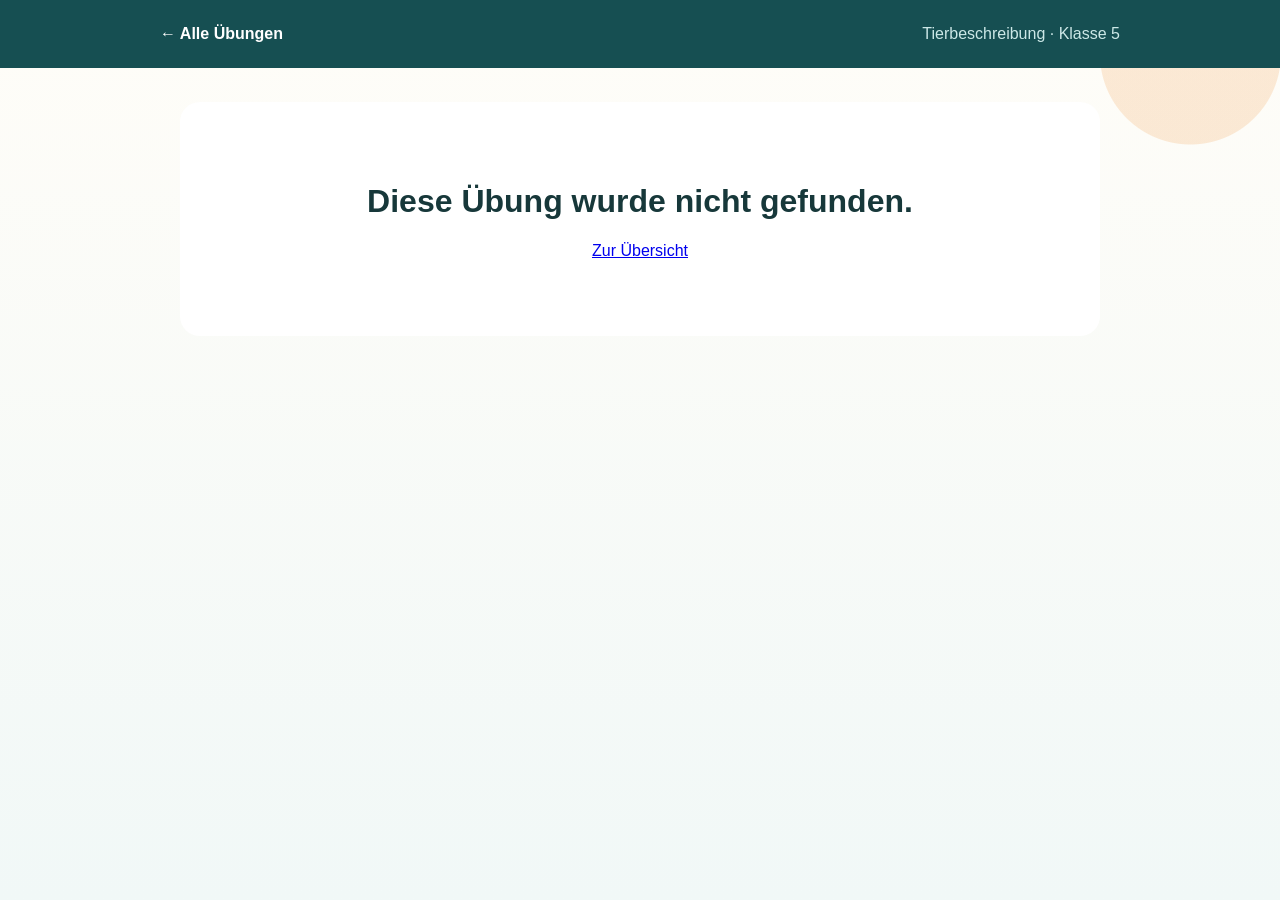
<file: uebung.html>
<!doctype html>
<html lang="de">
<head>
  <meta charset="utf-8">
  <meta name="viewport" content="width=device-width, initial-scale=1">
  <title>Einzelübung – Tierbeschreibung</title>
  <link rel="stylesheet" href="styles.css">
</head>
<body class="exercise-page">
  <header class="topbar">
    <a class="back-link" href="index.html">← Alle Übungen</a>
    <span class="topbar__label">Tierbeschreibung · Klasse 5</span>
  </header>
  <main id="exercise-root" class="exercise-shell" aria-live="polite"></main>
  <script src="app.js"></script>
  <script>renderExercise();</script>
</body>
</html>
</file>
<file: style.css>
:root {
  --font: system-ui, -apple-system, BlinkMacSystemFont, "Segoe UI", sans-serif;

  --ink: #243e3a;
  --ink-soft: #51645f;
  --paper: #faf6ee;
  --surface: rgba(255, 253, 248, 0.9);
  --line: #d9d0c4;

  --petrol-900: #173f3c;
  --petrol-700: #286d66;
  --petrol-500: #4b8d85;
  --petrol-100: #dcece9;

  --orange-700: #a9542b;
  --orange-500: #d2763f;
  --orange-100: #f6e5d8;

  --brown-800: #5d4636;
  --brown-600: #7b5e49;
  --brown-100: #eee5dd;

  --white: #fffdf8;
  --good: #2f765c;
  --good-soft: #e2f0e8;
  --error: #a5503d;
  --error-soft: #f8e5df;
}

* { box-sizing: border-box; }

body {
  margin: 0;
  background: var(--paper);
  color: var(--ink);
  font-family: var(--font);
}

button, input, textarea, select { font: inherit; }

button {
  transition: transform 0.18s ease, background-color 0.18s ease,
    border-color 0.18s ease, box-shadow 0.18s ease;
}

button:focus-visible,
summary:focus-visible {
  outline: 3px solid rgba(210, 118, 63, 0.42);
  outline-offset: 3px;
}

.site-shell {
  min-height: 100vh;
  background:
    radial-gradient(circle at 11% 18%, rgba(210, 118, 63, 0.1) 0 90px, transparent 91px),
    linear-gradient(rgba(40, 109, 102, 0.03) 1px, transparent 1px),
    linear-gradient(90deg, rgba(40, 109, 102, 0.03) 1px, transparent 1px),
    var(--paper);
  background-size: auto, 32px 32px, 32px 32px, auto;
  display: flex;
  flex-direction: column;
}

.topbar {
  width: min(1120px, calc(100% - 40px));
  margin: auto;
  min-height: 86px;
  display: flex;
  align-items: center;
  justify-content: space-between;
  border-bottom: 1px solid rgba(36, 62, 58, 0.18);
}

.brand {
  display: flex;
  align-items: center;
  gap: 12px;
  color: inherit;
  text-decoration: none;
  font-weight: 800;
}

.brand-mark {
  width: 40px;
  height: 40px;
  display: grid;
  place-items: center;
  border-radius: 50%;
  color: var(--white);
  background: var(--petrol-700);
}

.class-label {
  color: var(--brown-600);
  font-size: 13px;
  font-weight: 800;
  letter-spacing: 0.08em;
  text-transform: uppercase;
}

#app { display: contents; }

.landing {
  width: min(1120px, calc(100% - 40px));
  margin: auto;
  padding: 72px 0 52px;
  display: grid;
  grid-template-columns: 1.15fr 0.85fr;
  gap: 64px;
  align-items: center;
}

.hero h1 {
  margin: 18px 0 24px;
  font-size: clamp(58px, 8vw, 96px);
  font-weight: 780;
  line-height: 0.92;
  letter-spacing: -0.055em;
}

.hero h1 em {
  color: var(--orange-700);
  font-style: normal;
}

.hero > p {
  max-width: 610px;
  margin: 0 0 30px;
  color: var(--ink-soft);
  font-size: 18px;
  line-height: 1.7;
}

.eyebrow {
  color: var(--petrol-700);
  font-size: 13px;
  font-weight: 900;
  letter-spacing: 0.12em;
  text-transform: uppercase;
}

.primary-button {
  min-height: 50px;
  padding: 0 22px;
  border: 0;
  border-radius: 14px;
  background: var(--petrol-700);
  color: var(--white);
  font-weight: 800;
  box-shadow: 0 8px 0 rgba(23, 63, 60, 0.17);
  cursor: pointer;
}

.primary-button:hover {
  background: var(--petrol-900);
  transform: translateY(-2px);
}

.primary-button:disabled {
  opacity: 0.45;
  box-shadow: none;
  cursor: not-allowed;
}

.meta-row {
  display: flex;
  gap: 22px;
  flex-wrap: wrap;
  margin-top: 28px;
  color: var(--brown-600);
  font-size: 13px;
  font-weight: 700;
}

.meta-row span::before {
  content: "✓";
  color: var(--petrol-700);
  margin-right: 6px;
}

.lesson-card {
  position: relative;
  min-height: 440px;
  padding: 36px;
  overflow: hidden;
  border-radius: 34px 34px 110px 34px;
  color: var(--white);
  background: var(--petrol-900);
  box-shadow: 18px 20px 0 rgba(210, 118, 63, 0.14);
  display: flex;
  flex-direction: column;
  justify-content: space-between;
}

.lesson-card.spanish-card {
  background: var(--petrol-700);
  box-shadow: 18px 20px 0 rgba(123, 94, 73, 0.14);
}

.spanish-card .animal-seal {
  height: 160px;
  line-height: 1.05;
  text-align: center;
}

.card-number {
  color: #efad7f;
  font-size: 22px;
  font-weight: 700;
}

.animal-seal {
  align-self: center;
  width: 145px;
  height: 145px;
  display: grid;
  place-items: center;
  border: 2px solid #efad7f;
  border-radius: 50%;
  color: #efad7f;
  font-size: 36px;
  font-style: italic;
  font-weight: 750;
  transform: rotate(-8deg);
}

.card-kicker {
  margin: 0 0 8px;
  color: #b8d8d3;
  font-size: 12px;
  font-weight: 800;
  letter-spacing: 0.12em;
  text-transform: uppercase;
}

.lesson-card h2 {
  margin: 0 0 9px;
  font-size: 30px;
  font-weight: 760;
}

.lesson-card p:last-child {
  margin: 0;
  color: #dce8e5;
  line-height: 1.6;
}

.rule-box {
  grid-column: 1 / -1;
  border: 1px solid var(--line);
  border-radius: 18px;
  background: rgba(255, 253, 248, 0.72);
}

.rule-box summary {
  cursor: pointer;
  padding: 20px 24px;
  font-weight: 800;
}

.rule-grid {
  display: grid;
  grid-template-columns: 1fr 1fr;
  gap: 24px;
  padding: 0 24px 24px;
  color: var(--ink-soft);
  line-height: 1.6;
}

.rule-grid p {
  margin: 0;
  padding-left: 18px;
  border-left: 3px solid var(--orange-500);
}

mark { background: var(--orange-100); }

.quiz-wrap,
.result-card {
  width: min(820px, calc(100% - 40px));
  margin: auto;
  padding: 58px 0;
}

.quiz-heading {
  display: flex;
  align-items: end;
  justify-content: space-between;
  gap: 20px;
  margin-bottom: 18px;
}

.quiz-heading p {
  margin: 0 0 7px;
  color: var(--petrol-700);
  font-size: 13px;
  font-weight: 900;
  text-transform: uppercase;
}

.quiz-heading h1 {
  margin: 0;
  font-size: clamp(28px, 5vw, 42px);
  font-weight: 760;
}

.score {
  padding: 9px 13px;
  border-radius: 999px;
  background: var(--petrol-100);
  color: var(--petrol-900);
  font-size: 13px;
  font-weight: 800;
}

.progress {
  height: 8px;
  margin-bottom: 26px;
  border-radius: 9px;
  background: #e5dfd6;
  overflow: hidden;
}

.progress span {
  display: block;
  height: 100%;
  background: var(--orange-500);
  transition: width 0.25s;
}

.question-card {
  border: 1px solid var(--line);
  border-radius: 28px;
  padding: clamp(24px, 5vw, 46px);
  background: var(--surface);
  box-shadow: 0 24px 70px rgba(36, 62, 58, 0.08);
}

.infinitive {
  display: inline-block;
  padding: 7px 11px;
  border-radius: 8px;
  background: var(--brown-100);
  color: var(--brown-800);
  font-size: 13px;
}

.sentence {
  margin: 25px 0 30px;
  font-size: clamp(25px, 4vw, 34px);
  font-weight: 650;
  line-height: 1.35;
}

.answer-list {
  display: grid;
  grid-template-columns: repeat(3, 1fr);
  gap: 12px;
}

.answer {
  min-height: 64px;
  cursor: pointer;
  border: 2px solid var(--line);
  border-radius: 14px;
  background: var(--white);
  padding: 15px;
  color: var(--ink);
  font-size: 17px;
  font-weight: 750;
}

.answer:hover,
.answer.selected {
  border-color: var(--petrol-700);
  background: var(--petrol-100);
}

.answer.correct {
  border-color: var(--good);
  background: var(--good-soft);
}

.answer.wrong {
  border-color: var(--error);
  background: var(--error-soft);
}

.feedback {
  margin-top: 22px;
  padding: 16px 18px;
  border-radius: 14px;
  display: grid;
  gap: 4px;
  line-height: 1.5;
}

.feedback.good {
  background: var(--good-soft);
  color: #225a46;
}

.feedback.try-again {
  background: var(--error-soft);
  color: #783c30;
}

.feedback span { font-size: 14px; }

.vocabulary-wrap { width: min(940px, calc(100% - 40px)); }

.matching-card { padding: clamp(20px, 4vw, 38px); }

.matching-instruction {
  display: flex;
  justify-content: space-between;
  gap: 18px;
  align-items: center;
  margin-bottom: 22px;
  color: var(--ink-soft);
  font-size: 14px;
}

.matching-instruction p { margin: 0; }

.matching-instruction span {
  flex: none;
  color: var(--brown-600);
  font-weight: 800;
}

.matching-grid {
  display: grid;
  grid-template-columns: 1fr 1fr;
  gap: 20px;
}

.matching-column {
  display: grid;
  align-content: start;
  gap: 10px;
}

.matching-column h2 {
  margin: 0 0 3px;
  color: var(--petrol-700);
  font-size: 15px;
  font-weight: 900;
  letter-spacing: 0.08em;
  text-transform: uppercase;
}

.match-button {
  min-height: 62px;
  padding: 12px 15px;
  border: 2px solid var(--line);
  border-radius: 14px;
  background: var(--white);
  color: var(--ink);
  cursor: pointer;
  font-size: 16px;
  font-weight: 730;
  line-height: 1.25;
}

.match-button:hover,
.match-button.selected {
  border-color: var(--petrol-700);
  background: var(--petrol-100);
  transform: translateY(-1px);
}

.match-button.matched {
  border-color: var(--good);
  background: var(--good-soft);
  color: #225a46;
  opacity: 0.72;
}

.match-feedback {
  min-height: 50px;
  margin-top: 22px;
  padding: 14px 16px;
  border-radius: 13px;
  background: var(--brown-100);
  color: var(--brown-800);
  font-weight: 750;
}

.match-feedback.good {
  background: var(--good-soft);
  color: #225a46;
}

.match-feedback.try-again {
  background: var(--error-soft);
  color: #783c30;
}

.round-complete {
  display: flex;
  justify-content: space-between;
  align-items: center;
  gap: 18px;
  margin-top: 22px;
  padding-top: 22px;
  border-top: 1px solid var(--line);
}

.round-complete strong {
  color: var(--good);
  font-size: 19px;
}

.quiz-actions {
  display: flex;
  justify-content: flex-end;
  margin-top: 28px;
}

.result-card {
  text-align: center;
  max-width: 680px;
}

.result-icon {
  width: 86px;
  height: 86px;
  margin: 0 auto 28px;
  display: grid;
  place-items: center;
  border-radius: 50%;
  background: var(--petrol-700);
  color: var(--white);
  font-size: 34px;
}

.result-card h1 {
  margin: 14px 0;
  font-size: clamp(44px, 8vw, 68px);
  font-weight: 780;
}

.result-card > p:not(.eyebrow) {
  max-width: 520px;
  margin: 0 auto;
  color: var(--ink-soft);
  font-size: 18px;
  line-height: 1.6;
}

.score-track {
  display: grid;
  grid-template-columns: repeat(8, 1fr);
  gap: 8px;
  max-width: 460px;
  margin: 32px auto;
}

.score-track span {
  height: 12px;
  border-radius: 999px;
  background: #e3ddd4;
}

.score-track .filled { background: var(--orange-500); }

.result-stats {
  display: grid;
  grid-template-columns: 1fr 1fr;
  gap: 12px;
  max-width: 480px;
  margin: 30px auto;
}

.result-stats span {
  padding: 18px;
  border-radius: 16px;
  background: var(--petrol-100);
  color: var(--petrol-900);
}

.result-stats strong {
  display: block;
  margin-bottom: 4px;
  font-size: 26px;
}

footer {
  width: min(1120px, calc(100% - 40px));
  margin: auto;
  padding: 20px 0 28px;
  border-top: 1px solid rgba(36, 62, 58, 0.14);
  color: var(--brown-600);
  text-align: center;
  font-size: 12px;
}

@media (max-width: 760px) {
  .class-label { display: none; }
  .landing {
    grid-template-columns: 1fr;
    padding-top: 44px;
    gap: 38px;
  }
  .hero h1 { font-size: clamp(52px, 16vw, 74px); }
  .lesson-card { min-height: 370px; }
  .rule-box { grid-column: auto; }
  .rule-grid { grid-template-columns: 1fr; }
  .quiz-heading { align-items: start; }
  .answer-list { grid-template-columns: 1fr; }
  .question-card { border-radius: 22px; }
  .matching-instruction { align-items: start; }
  .match-button {
    min-height: 58px;
    padding: 10px;
    font-size: 14px;
  }
  .round-complete { align-items: stretch; flex-direction: column; }
  .result-stats { grid-template-columns: 1fr; }
}

@media (max-width: 460px) {
  .matching-grid { gap: 9px; }
  .matching-card { padding: 16px; }
  .matching-instruction { display: grid; }
  .match-button { font-size: 13px; }
}
</file>
<file: catalog.css>
.brand-button {
  padding: 0;
  border: 0;
  background: transparent;
  cursor: pointer;
}

.catalog-page {
  width: min(1120px, calc(100% - 40px));
  margin: auto;
  padding: 64px 0 58px;
}

.catalog-hero {
  max-width: 820px;
  margin-bottom: 70px;
}

.catalog-hero h1 {
  margin: 18px 0 22px;
  font-size: clamp(54px, 8vw, 92px);
  font-weight: 780;
  line-height: 0.94;
  letter-spacing: -0.055em;
}

.catalog-hero h1 em {
  color: var(--orange-700);
  font-style: normal;
}

.catalog-hero > p:last-child {
  max-width: 650px;
  color: var(--ink-soft);
  font-size: 19px;
  line-height: 1.65;
}

.catalog-section { margin-top: 36px; }

.section-heading {
  display: flex;
  align-items: center;
  gap: 16px;
  margin-bottom: 24px;
}

.section-heading span {
  display: grid;
  place-items: center;
  width: 34px;
  height: 34px;
  border-radius: 50%;
  background: var(--petrol-900);
  color: var(--white);
  font-weight: 800;
}

.section-heading h2 {
  margin: 0;
  font-size: 30px;
  font-weight: 760;
}

.subject-grid {
  display: grid;
  grid-template-columns: repeat(2, 1fr);
  gap: 18px;
}

.subject-card {
  --subject: var(--petrol-700);
  --subject-soft: var(--petrol-100);
  min-height: 156px;
  width: 100%;
  padding: 25px;
  border: 1px solid var(--line);
  border-radius: 24px;
  background: var(--surface);
  color: var(--ink);
  cursor: pointer;
  display: grid;
  grid-template-columns: auto 1fr auto;
  align-items: center;
  gap: 20px;
  text-align: left;
  box-shadow: 0 12px 34px rgba(36, 62, 58, 0.055);
}

.subject-card:hover {
  transform: translateY(-4px);
  border-color: var(--subject);
  box-shadow: 0 16px 40px rgba(36, 62, 58, 0.1);
}

.subject-icon {
  width: 64px;
  height: 64px;
  display: grid;
  place-items: center;
  border-radius: 18px;
  background: var(--subject-soft);
  color: var(--subject);
  font-size: 25px;
  font-weight: 760;
}

.subject-card strong {
  display: block;
  margin-bottom: 7px;
  font-size: 27px;
  font-weight: 760;
}

.subject-card small {
  color: var(--ink-soft);
  font-size: 14px;
}

.subject-card i {
  color: var(--subject);
  font-size: 22px;
  font-style: normal;
  opacity: 0.75;
}

.subject-card.terracotta {
  --subject: var(--orange-700);
  --subject-soft: var(--orange-100);
}

.subject-card.petrol {
  --subject: var(--petrol-700);
  --subject-soft: var(--petrol-100);
}

.subject-card.petrol-light {
  --subject: var(--petrol-500);
  --subject-soft: #e5efed;
}

.subject-card.brown {
  --subject: var(--brown-600);
  --subject-soft: var(--brown-100);
}

.inner-page { padding-top: 30px; }

.breadcrumbs {
  min-height: 36px;
  display: flex;
  flex-wrap: wrap;
  align-items: center;
  gap: 9px;
  margin-bottom: 28px;
  color: var(--brown-600);
  font-size: 13px;
}

.breadcrumbs button {
  padding: 0;
  border: 0;
  background: transparent;
  color: var(--petrol-700);
  cursor: pointer;
  font-weight: 750;
}

.breadcrumbs b {
  font-weight: 400;
  opacity: 0.5;
}

.breadcrumbs em { font-style: normal; }

.inner-hero {
  min-height: 230px;
  padding: 42px;
  overflow: hidden;
  border-radius: 30px;
  color: var(--white);
  display: flex;
  align-items: center;
  gap: 30px;
}

.inner-hero.terracotta { background: var(--orange-700); }
.inner-hero.petrol { background: var(--petrol-700); }
.inner-hero.petrol-light { background: var(--petrol-500); }
.inner-hero.brown { background: var(--brown-600); }

.inner-hero .eyebrow { color: rgba(255, 253, 248, 0.78); }

.inner-hero h1 {
  margin: 8px 0 10px;
  font-size: clamp(42px, 7vw, 65px);
  font-weight: 780;
}

.inner-hero p:last-child {
  margin: 0;
  color: rgba(255, 253, 248, 0.82);
  font-size: 17px;
}

.inner-icon {
  flex: none;
  width: 90px;
  height: 90px;
  display: grid;
  place-items: center;
  border-radius: 24px;
  background: rgba(255, 253, 248, 0.14);
  font-size: 34px;
  font-weight: 760;
}

.grade-grid {
  display: grid;
  grid-template-columns: repeat(3, 1fr);
  gap: 18px;
}

.grade-card {
  padding: 24px;
  border: 1px solid var(--line);
  border-radius: 22px;
  background: var(--surface);
  color: var(--ink);
  cursor: pointer;
  display: flex;
  align-items: center;
  gap: 20px;
  text-align: left;
}

.grade-card:hover {
  border-color: var(--orange-700);
  transform: translateY(-3px);
}

.grade-card.spanish-grade:hover { border-color: var(--petrol-700); }

.grade-number {
  flex: none;
  width: 66px;
  height: 66px;
  display: grid;
  place-items: center;
  border-radius: 18px;
  background: var(--orange-100);
  color: var(--orange-700);
  font-size: 34px;
  font-weight: 780;
}

.spanish-grade .grade-number {
  background: var(--petrol-100);
  color: var(--petrol-700);
}

.grade-card strong,
.material-copy strong {
  display: block;
  font-size: 24px;
  font-weight: 760;
}

.grade-card small {
  display: block;
  margin: 5px 0 12px;
  color: var(--ink-soft);
}

.grade-card i,
.material-copy i {
  color: var(--petrol-700);
  font-size: 13px;
  font-style: normal;
  font-weight: 850;
}

.empty-state {
  min-height: 160px;
  padding: 30px;
  border: 1px dashed #bfb2a4;
  border-radius: 22px;
  background: rgba(255, 253, 248, 0.5);
  display: flex;
  align-items: center;
  gap: 20px;
  color: var(--ink-soft);
}

.empty-state > strong {
  font-size: 38px;
  color: var(--petrol-700);
}

.empty-state h3 {
  margin: 0 0 6px;
  color: var(--ink);
  font-size: 23px;
  font-weight: 760;
}

.empty-state p {
  margin: 0;
  line-height: 1.6;
}

.material-card {
  width: min(690px, 100%);
  padding: 0;
  overflow: hidden;
  border: 1px solid var(--line);
  border-radius: 25px;
  background: var(--white);
  color: var(--ink);
  cursor: pointer;
  display: grid;
  grid-template-columns: 190px 1fr;
  text-align: left;
  box-shadow: 0 16px 45px rgba(36, 62, 58, 0.075);
  text-decoration: none;
}

.material-card:hover { transform: translateY(-4px); }

.material-art {
  min-height: 230px;
  display: grid;
  place-items: center;
  background: var(--petrol-900);
  color: #efad7f;
  font-size: 42px;
  font-style: italic;
  font-weight: 780;
  line-height: 1;
  letter-spacing: 0.08em;
}

.material-art.spanish-art {
  background: var(--petrol-700);
  color: var(--white);
  text-transform: none;
}

.material-copy { padding: 28px; }

.material-copy small {
  display: block;
  margin-bottom: 10px;
  color: var(--orange-700);
  font-weight: 850;
  text-transform: uppercase;
}

.material-copy p {
  color: var(--ink-soft);
  line-height: 1.55;
}

.compact-landing {
  width: 100%;
  padding-top: 32px;
}

@media (max-width: 760px) {
  .catalog-page { padding-top: 36px; }
  .catalog-hero { margin-bottom: 44px; }
  .subject-grid,
  .grade-grid { grid-template-columns: 1fr; }
  .subject-card {
    min-height: 128px;
    padding: 20px;
  }
  .inner-hero {
    padding: 28px;
    min-height: 210px;
  }
  .inner-icon {
    width: 68px;
    height: 68px;
  }
  .material-card { grid-template-columns: 1fr; }
  .material-art { min-height: 150px; }
}
</file>
<file: tierbeschreibung-klasse-5/styles.css>
:root {
  --petrol: #0f6f70;
  --petrol-dark: #164f52;
  --orange: #ef8f32;
  --cream: #fffaf1;
  --ink: #17383a;
  --muted: #5b6d6e;
  --line: #cfe1df;
  --good: #177245;
  --bad: #b43a32;
  --card: #ffffff;
  font-family: Tahoma, Calibri, Arial, sans-serif;
}

* { box-sizing: border-box; }

body {
  margin: 0;
  color: var(--ink);
  background:
    radial-gradient(circle at 93% 6%, rgba(239,143,50,.18) 0 90px, transparent 91px),
    linear-gradient(180deg, #fffdf8, #f1f8f7);
  min-height: 100vh;
}

button, select, input, textarea { font: inherit; }

.hero {
  max-width: 1100px;
  margin: 28px auto 18px;
  padding: 42px 48px;
  display: flex;
  justify-content: space-between;
  align-items: center;
  gap: 28px;
  color: white;
  background: linear-gradient(135deg, var(--petrol-dark), var(--petrol));
  border-radius: 28px;
  box-shadow: 0 16px 38px rgba(15, 73, 75, .18);
}

.hero h1 { margin: 8px 0 10px; font-size: clamp(2.2rem, 6vw, 4rem); }
.hero p { margin: 0; max-width: 680px; font-size: 1.15rem; line-height: 1.55; }
.hero__animal { font-size: 6.5rem; transform: rotate(-8deg); }
.eyebrow { text-transform: uppercase; letter-spacing: .12em; font-weight: 700; color: #ffd2a2; }

.overview { max-width: 1100px; margin: auto; padding: 8px 20px 48px; }
.overview section { margin-top: 34px; }
.overview h2 { font-size: 1.45rem; margin: 0 0 15px; }
.card-grid { display: grid; grid-template-columns: repeat(auto-fit, minmax(235px, 1fr)); gap: 16px; }

.exercise-card {
  --accent: var(--petrol);
  display: grid;
  grid-template-columns: auto 1fr;
  gap: 14px;
  min-height: 142px;
  padding: 20px;
  color: inherit;
  text-decoration: none;
  background: var(--card);
  border: 1px solid var(--line);
  border-top: 6px solid var(--accent);
  border-radius: 18px;
  box-shadow: 0 8px 18px rgba(25, 72, 73, .08);
  transition: transform .15s ease, box-shadow .15s ease;
}

.exercise-card:hover, .exercise-card:focus-visible { transform: translateY(-3px); box-shadow: 0 13px 24px rgba(25,72,73,.14); outline: none; }
.card-icon { font-size: 2.2rem; line-height: 1; }
.card-number { color: var(--accent); font-weight: 700; font-size: .88rem; }
.exercise-card h3 { margin: 5px 0 7px; font-size: 1.08rem; }
.exercise-card p { margin: 0; color: var(--muted); line-height: 1.4; font-size: .94rem; }

.topbar {
  min-height: 68px;
  padding: 14px max(20px, calc((100vw - 960px) / 2));
  display: flex;
  align-items: center;
  justify-content: space-between;
  gap: 20px;
  background: var(--petrol-dark);
  color: white;
}
.back-link { color: white; text-decoration: none; font-weight: 700; }
.back-link:hover { text-decoration: underline; }
.topbar__label { color: #cce8e7; }

.exercise-shell { max-width: 960px; margin: 34px auto; padding: 0 20px 50px; }
.exercise-head {
  --accent: var(--orange);
  display: grid;
  grid-template-columns: 1fr auto;
  gap: 24px;
  padding: 30px 34px;
  border-radius: 24px 24px 0 0;
  color: white;
  background: linear-gradient(125deg, var(--petrol-dark), var(--petrol));
  border-bottom: 8px solid var(--accent);
}
.exercise-head h1 { margin: 6px 0 8px; font-size: clamp(1.65rem, 4vw, 2.5rem); }
.exercise-head p { margin: 0; color: #e1f3f2; line-height: 1.5; }
.exercise-head__icon { font-size: 4.7rem; align-self: center; }
.exercise-number { color: #ffd3a8; font-weight: 700; text-transform: uppercase; letter-spacing: .08em; font-size: .85rem; }

.exercise-body {
  padding: 28px 34px 34px;
  background: white;
  border: 1px solid var(--line);
  border-top: 0;
  border-radius: 0 0 24px 24px;
  box-shadow: 0 14px 34px rgba(17, 70, 72, .12);
}

.instruction { padding: 15px 18px; margin: 0 0 24px; background: #fff4e8; border-left: 5px solid var(--orange); border-radius: 10px; line-height: 1.5; }
.question-list { display: grid; gap: 15px; }
.question {
  padding: 17px 18px;
  background: #f7fbfa;
  border: 1px solid var(--line);
  border-radius: 13px;
}
.question label, .question legend { display: block; font-weight: 700; line-height: 1.5; margin-bottom: 10px; }
.question-number { display: inline-grid; place-items: center; width: 27px; height: 27px; margin-right: 8px; border-radius: 50%; background: var(--petrol); color: white; font-size: .84rem; }
.question select, .question input[type="text"] {
  min-width: min(100%, 260px);
  max-width: 100%;
  padding: 11px 12px;
  border: 2px solid #aacbc8;
  border-radius: 9px;
  background: white;
  color: var(--ink);
}
.question input.long-input { width: min(100%, 590px); }
.question select:focus, .question input:focus { outline: 3px solid rgba(239,143,50,.25); border-color: var(--orange); }
.question.correct { border-color: #69b58d; background: #f0faf5; }
.question.incorrect { border-color: #e19a94; background: #fff5f4; }
.feedback { margin: 9px 0 0; font-weight: 700; min-height: 1.25em; }
.correct .feedback { color: var(--good); }
.incorrect .feedback { color: var(--bad); }
.inline-gap { display: inline-flex; align-items: center; flex-wrap: wrap; gap: 8px; }

.actions { display: flex; gap: 12px; flex-wrap: wrap; margin-top: 26px; }
.btn { border: 0; padding: 12px 19px; border-radius: 10px; cursor: pointer; font-weight: 700; }
.btn-primary { color: white; background: var(--petrol); }
.btn-primary:hover { background: var(--petrol-dark); }
.btn-secondary { color: var(--petrol-dark); background: #dcefed; }
.btn-link { margin-left: auto; color: var(--petrol-dark); background: transparent; border: 2px solid #a7cac8; text-decoration: none; }

.result {
  display: none;
  margin-top: 22px;
  padding: 18px;
  border-radius: 12px;
  font-weight: 700;
  line-height: 1.5;
}
.result.show { display: block; }
.result.good { background: #e9f8ef; color: var(--good); }
.result.keep-going { background: #fff0e5; color: #82400a; }

.case-help { margin: 0 0 24px; padding: 18px; background: #eef6f5; border: 1px solid #b9d5d2; border-radius: 13px; }
.case-help h2 { margin: 0 0 13px; font-size: 1.15rem; color: var(--petrol-dark); }
.table-scroll { overflow-x: auto; }
.case-help table { width: 100%; border-collapse: collapse; background: white; }
.case-help th, .case-help td { padding: 11px 13px; text-align: left; border: 1px solid #c7dcda; }
.case-help th { color: white; background: var(--petrol); }
.case-help tbody tr:nth-child(even) { background: #f4f9f8; }
.case-help td:first-child { font-weight: 700; }

.error-box { padding: 18px; border-radius: 12px; background: #fff8ef; border: 1px solid #f3cfa8; line-height: 2.5; }
.error-box select { padding: 8px; margin: 3px; border: 2px solid #aacbc8; border-radius: 8px; }
.missing { text-align: center; padding: 60px 20px; background: white; border-radius: 20px; }
footer { text-align: center; padding: 26px; color: var(--muted); }

@media (max-width: 650px) {
  .hero { margin: 0; border-radius: 0 0 24px 24px; padding: 34px 24px; }
  .hero__animal { font-size: 4rem; }
  .exercise-head { padding: 24px 21px; }
  .exercise-head__icon { font-size: 3.2rem; }
  .exercise-body { padding: 22px 18px 28px; }
  .topbar__label { display: none; }
  .btn-link { margin-left: 0; }
}
</file>
<file: styles.css>
:root {
  --petrol: #0f6f70;
  --petrol-dark: #164f52;
  --orange: #ef8f32;
  --cream: #fffaf1;
  --ink: #17383a;
  --muted: #5b6d6e;
  --line: #cfe1df;
  --good: #177245;
  --bad: #b43a32;
  --card: #ffffff;
  font-family: Tahoma, Calibri, Arial, sans-serif;
}

* { box-sizing: border-box; }

body {
  margin: 0;
  color: var(--ink);
  background:
    radial-gradient(circle at 93% 6%, rgba(239,143,50,.18) 0 90px, transparent 91px),
    linear-gradient(180deg, #fffdf8, #f1f8f7);
  min-height: 100vh;
}

button, select, input, textarea { font: inherit; }

.hero {
  max-width: 1100px;
  margin: 28px auto 18px;
  padding: 42px 48px;
  display: flex;
  justify-content: space-between;
  align-items: center;
  gap: 28px;
  color: white;
  background: linear-gradient(135deg, var(--petrol-dark), var(--petrol));
  border-radius: 28px;
  box-shadow: 0 16px 38px rgba(15, 73, 75, .18);
}

.hero h1 { margin: 8px 0 10px; font-size: clamp(2.2rem, 6vw, 4rem); }
.hero p { margin: 0; max-width: 680px; font-size: 1.15rem; line-height: 1.55; }
.hero__animal { font-size: 6.5rem; transform: rotate(-8deg); }
.eyebrow { text-transform: uppercase; letter-spacing: .12em; font-weight: 700; color: #ffd2a2; }

.overview { max-width: 1100px; margin: auto; padding: 8px 20px 48px; }
.overview section { margin-top: 34px; }
.overview h2 { font-size: 1.45rem; margin: 0 0 15px; }
.card-grid { display: grid; grid-template-columns: repeat(auto-fit, minmax(235px, 1fr)); gap: 16px; }

.exercise-card {
  --accent: var(--petrol);
  display: grid;
  grid-template-columns: auto 1fr;
  gap: 14px;
  min-height: 142px;
  padding: 20px;
  color: inherit;
  text-decoration: none;
  background: var(--card);
  border: 1px solid var(--line);
  border-top: 6px solid var(--accent);
  border-radius: 18px;
  box-shadow: 0 8px 18px rgba(25, 72, 73, .08);
  transition: transform .15s ease, box-shadow .15s ease;
}

.exercise-card:hover, .exercise-card:focus-visible { transform: translateY(-3px); box-shadow: 0 13px 24px rgba(25,72,73,.14); outline: none; }
.card-icon { font-size: 2.2rem; line-height: 1; }
.card-number { color: var(--accent); font-weight: 700; font-size: .88rem; }
.exercise-card h3 { margin: 5px 0 7px; font-size: 1.08rem; }
.exercise-card p { margin: 0; color: var(--muted); line-height: 1.4; font-size: .94rem; }

.topbar {
  min-height: 68px;
  padding: 14px max(20px, calc((100vw - 960px) / 2));
  display: flex;
  align-items: center;
  justify-content: space-between;
  gap: 20px;
  background: var(--petrol-dark);
  color: white;
}
.back-link { color: white; text-decoration: none; font-weight: 700; }
.back-link:hover { text-decoration: underline; }
.topbar__label { color: #cce8e7; }

.exercise-shell { max-width: 960px; margin: 34px auto; padding: 0 20px 50px; }
.exercise-head {
  --accent: var(--orange);
  display: grid;
  grid-template-columns: 1fr auto;
  gap: 24px;
  padding: 30px 34px;
  border-radius: 24px 24px 0 0;
  color: white;
  background: linear-gradient(125deg, var(--petrol-dark), var(--petrol));
  border-bottom: 8px solid var(--accent);
}
.exercise-head h1 { margin: 6px 0 8px; font-size: clamp(1.65rem, 4vw, 2.5rem); }
.exercise-head p { margin: 0; color: #e1f3f2; line-height: 1.5; }
.exercise-head__icon { font-size: 4.7rem; align-self: center; }
.exercise-number { color: #ffd3a8; font-weight: 700; text-transform: uppercase; letter-spacing: .08em; font-size: .85rem; }

.exercise-body {
  padding: 28px 34px 34px;
  background: white;
  border: 1px solid var(--line);
  border-top: 0;
  border-radius: 0 0 24px 24px;
  box-shadow: 0 14px 34px rgba(17, 70, 72, .12);
}

.instruction { padding: 15px 18px; margin: 0 0 24px; background: #fff4e8; border-left: 5px solid var(--orange); border-radius: 10px; line-height: 1.5; }
.question-list { display: grid; gap: 15px; }
.question {
  padding: 17px 18px;
  background: #f7fbfa;
  border: 1px solid var(--line);
  border-radius: 13px;
}
.question label, .question legend { display: block; font-weight: 700; line-height: 1.5; margin-bottom: 10px; }
.question-number { display: inline-grid; place-items: center; width: 27px; height: 27px; margin-right: 8px; border-radius: 50%; background: var(--petrol); color: white; font-size: .84rem; }
.question select, .question input[type="text"] {
  min-width: min(100%, 260px);
  max-width: 100%;
  padding: 11px 12px;
  border: 2px solid #aacbc8;
  border-radius: 9px;
  background: white;
  color: var(--ink);
}
.question input.long-input { width: min(100%, 590px); }
.question select:focus, .question input:focus { outline: 3px solid rgba(239,143,50,.25); border-color: var(--orange); }
.question.correct { border-color: #69b58d; background: #f0faf5; }
.question.incorrect { border-color: #e19a94; background: #fff5f4; }
.feedback { margin: 9px 0 0; font-weight: 700; min-height: 1.25em; }
.correct .feedback { color: var(--good); }
.incorrect .feedback { color: var(--bad); }
.inline-gap { display: inline-flex; align-items: center; flex-wrap: wrap; gap: 8px; }

.actions { display: flex; gap: 12px; flex-wrap: wrap; margin-top: 26px; }
.btn { border: 0; padding: 12px 19px; border-radius: 10px; cursor: pointer; font-weight: 700; }
.btn-primary { color: white; background: var(--petrol); }
.btn-primary:hover { background: var(--petrol-dark); }
.btn-secondary { color: var(--petrol-dark); background: #dcefed; }
.btn-link { margin-left: auto; color: var(--petrol-dark); background: transparent; border: 2px solid #a7cac8; text-decoration: none; }

.result {
  display: none;
  margin-top: 22px;
  padding: 18px;
  border-radius: 12px;
  font-weight: 700;
  line-height: 1.5;
}
.result.show { display: block; }
.result.good { background: #e9f8ef; color: var(--good); }
.result.keep-going { background: #fff0e5; color: #82400a; }

.case-help { margin: 0 0 24px; padding: 18px; background: #eef6f5; border: 1px solid #b9d5d2; border-radius: 13px; }
.case-help h2 { margin: 0 0 13px; font-size: 1.15rem; color: var(--petrol-dark); }
.table-scroll { overflow-x: auto; }
.case-help table { width: 100%; border-collapse: collapse; background: white; }
.case-help th, .case-help td { padding: 11px 13px; text-align: left; border: 1px solid #c7dcda; }
.case-help th { color: white; background: var(--petrol); }
.case-help tbody tr:nth-child(even) { background: #f4f9f8; }
.case-help td:first-child { font-weight: 700; }

.error-box { padding: 18px; border-radius: 12px; background: #fff8ef; border: 1px solid #f3cfa8; line-height: 2.5; }
.error-box select { padding: 8px; margin: 3px; border: 2px solid #aacbc8; border-radius: 8px; }
.missing { text-align: center; padding: 60px 20px; background: white; border-radius: 20px; }
footer { text-align: center; padding: 26px; color: var(--muted); }

@media (max-width: 650px) {
  .hero { margin: 0; border-radius: 0 0 24px 24px; padding: 34px 24px; }
  .hero__animal { font-size: 4rem; }
  .exercise-head { padding: 24px 21px; }
  .exercise-head__icon { font-size: 3.2rem; }
  .exercise-body { padding: 22px 18px 28px; }
  .topbar__label { display: none; }
  .btn-link { margin-left: 0; }
}
</file>
